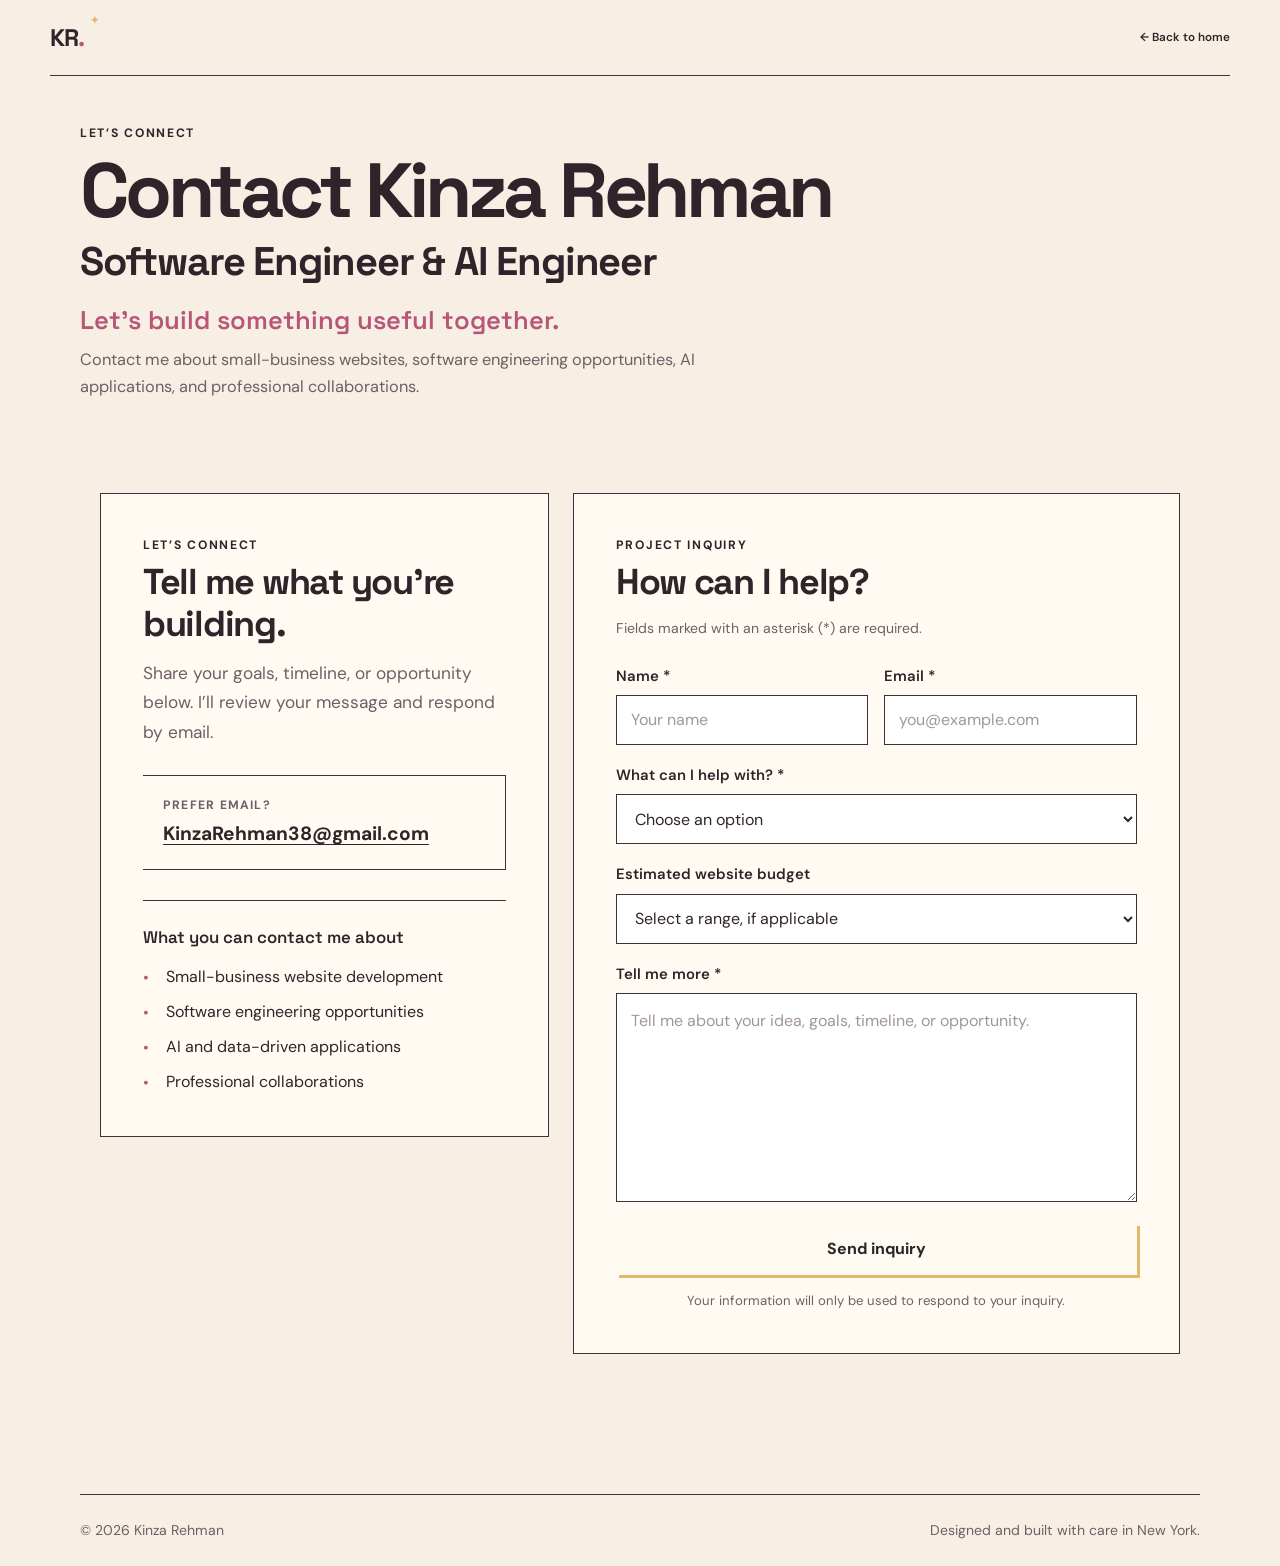
<file: contact.html>
<!DOCTYPE html>
<html lang="en">
<head>
  <meta charset="UTF-8">
  <meta name="viewport" content="width=device-width, initial-scale=1">

  <meta
    name="description"
    content="Contact Kinza Rehman about website projects, collaborations, and software engineering opportunities."
  >

  <title>Contact | Kinza Rehman</title>

  <link rel="preconnect" href="https://fonts.googleapis.com">
  <link rel="preconnect" href="https://fonts.gstatic.com" crossorigin>

  <link
    href="https://fonts.googleapis.com/css2?family=DM+Sans:wght@400;500;600;700&family=Space+Grotesk:wght@600;700&display=swap"
    rel="stylesheet"
  >
  <link rel="stylesheet" href="css/style.css">
  <link rel="stylesheet" href="css/contact.css">
  <script src="JS/main.js" defer></script>

</head>

<body class="contact-page">
  <a class="skip-link" href="#main-content">Skip to content</a>

  <header class="site-header contact-header">
    <a class="logo" href="index.html" aria-label="Kinza Rehman homepage">
      KR<span>.</span>
    </a>

    <a class="text-link" href="index.html">← Back to home</a>
  </header>

  <main class="contact-main" id="main-content">
    <header class="contact-hero">
      <p class="eyebrow">Let’s connect</p>

      <h1>
        Contact Kinza Rehman
        <span>Software Engineer &amp; AI Engineer</span>
      </h1>

      <p class="contact-tagline">
        Let’s build something useful together.
      </p>

      <p>
        Contact me about small-business websites, software engineering
        opportunities, AI applications, and professional collaborations.
      </p>
    </header>

    <div class="contact-layout">
      <!-- CONTACT INFORMATION -->
      <section class="contact-intro" aria-labelledby="contact-information-title">
        <p class="eyebrow">Let’s connect</p>

        <h2 id="contact-information-title">
          Tell me what you’re building.
        </h2>

        <p class="page-intro">
          Share your goals, timeline, or opportunity below. I’ll review your
          message and respond by email.
        </p>

        <div class="contact-details">
          <p class="contact-details-label">Prefer email?</p>

          <a
            class="contact-email"
            href="mailto:KinzaRehman38@gmail.com"
          >
            KinzaRehman38@gmail.com
          </a>
        </div>

        <div class="contact-expectations">
          <h3>What you can contact me about</h3>

          <ul>
            <li>Small-business website development</li>
            <li>Software engineering opportunities</li>
            <li>AI and data-driven applications</li>
            <li>Professional collaborations</li>
          </ul>
        </div>
      </section>

      <!-- CONTACT FORM -->
      <section class="contact-form-panel" aria-labelledby="form-title">
        <div class="form-heading">
          <p class="eyebrow">Project inquiry</p>
          <h2 id="form-title">How can I help?</h2>
          <p>Fields marked with an asterisk (*) are required.</p>
        </div>

        <form
          class="contact-form"
          action="https://formspree.io/f/manweyby"
          method="POST"
        >
          <div class="form-row">
            <div class="form-field">
              <label for="name">Name *</label>

              <input
                id="name"
                name="name"
                type="text"
                autocomplete="name"
                placeholder="Your name"
                required
              >
            </div>

            <div class="form-field">
              <label for="email">Email *</label>

              <input
                id="email"
                name="email"
                type="email"
                autocomplete="email"
                placeholder="you@example.com"
                required
              >
            </div>
          </div>

          <div class="form-field">
            <label for="reason">What can I help with? *</label>

            <select id="reason" name="reason" required>
              <option value="" disabled selected>Choose an option</option>
              <option value="website-project">Website project</option>
              <option value="job-opportunity">Job opportunity</option>
              <option value="collaboration">Collaboration</option>
              <option value="other">Other</option>
            </select>
          </div>

          <div class="form-field">
            <label for="budget">Estimated website budget</label>

            <select id="budget" name="budget">
              <option value="" selected>Select a range, if applicable</option>
              <option value="500-1000">$500–$1,000</option>
              <option value="1000-2500">$1,000–$2,500</option>
              <option value="2500-plus">$2,500+</option>
              <option value="not-sure">I’m not sure yet</option>
              <option value="not-applicable">Not applicable</option>
            </select>
          </div>

          <div class="form-field">
            <label for="message">Tell me more *</label>

            <textarea
              id="message"
              name="message"
              rows="7"
              placeholder="Tell me about your idea, goals, timeline, or opportunity."
              required
            ></textarea>
          </div>

          <input
            type="hidden"
            name="_subject"
            value="New portfolio inquiry"
          >

          <button class="button primary submit-button" type="submit">
            Send inquiry
          </button>

          <p class="privacy-note">
            Your information will only be used to respond to your inquiry.
          </p>
        </form>
      </section>
    </div>
  </main>

  <footer class="site-footer">
    <p>© <span id="year"></span> Kinza Rehman</p>
    <p>Designed and built with care in New York.</p>
  </footer>
</body>
</html>
</file>
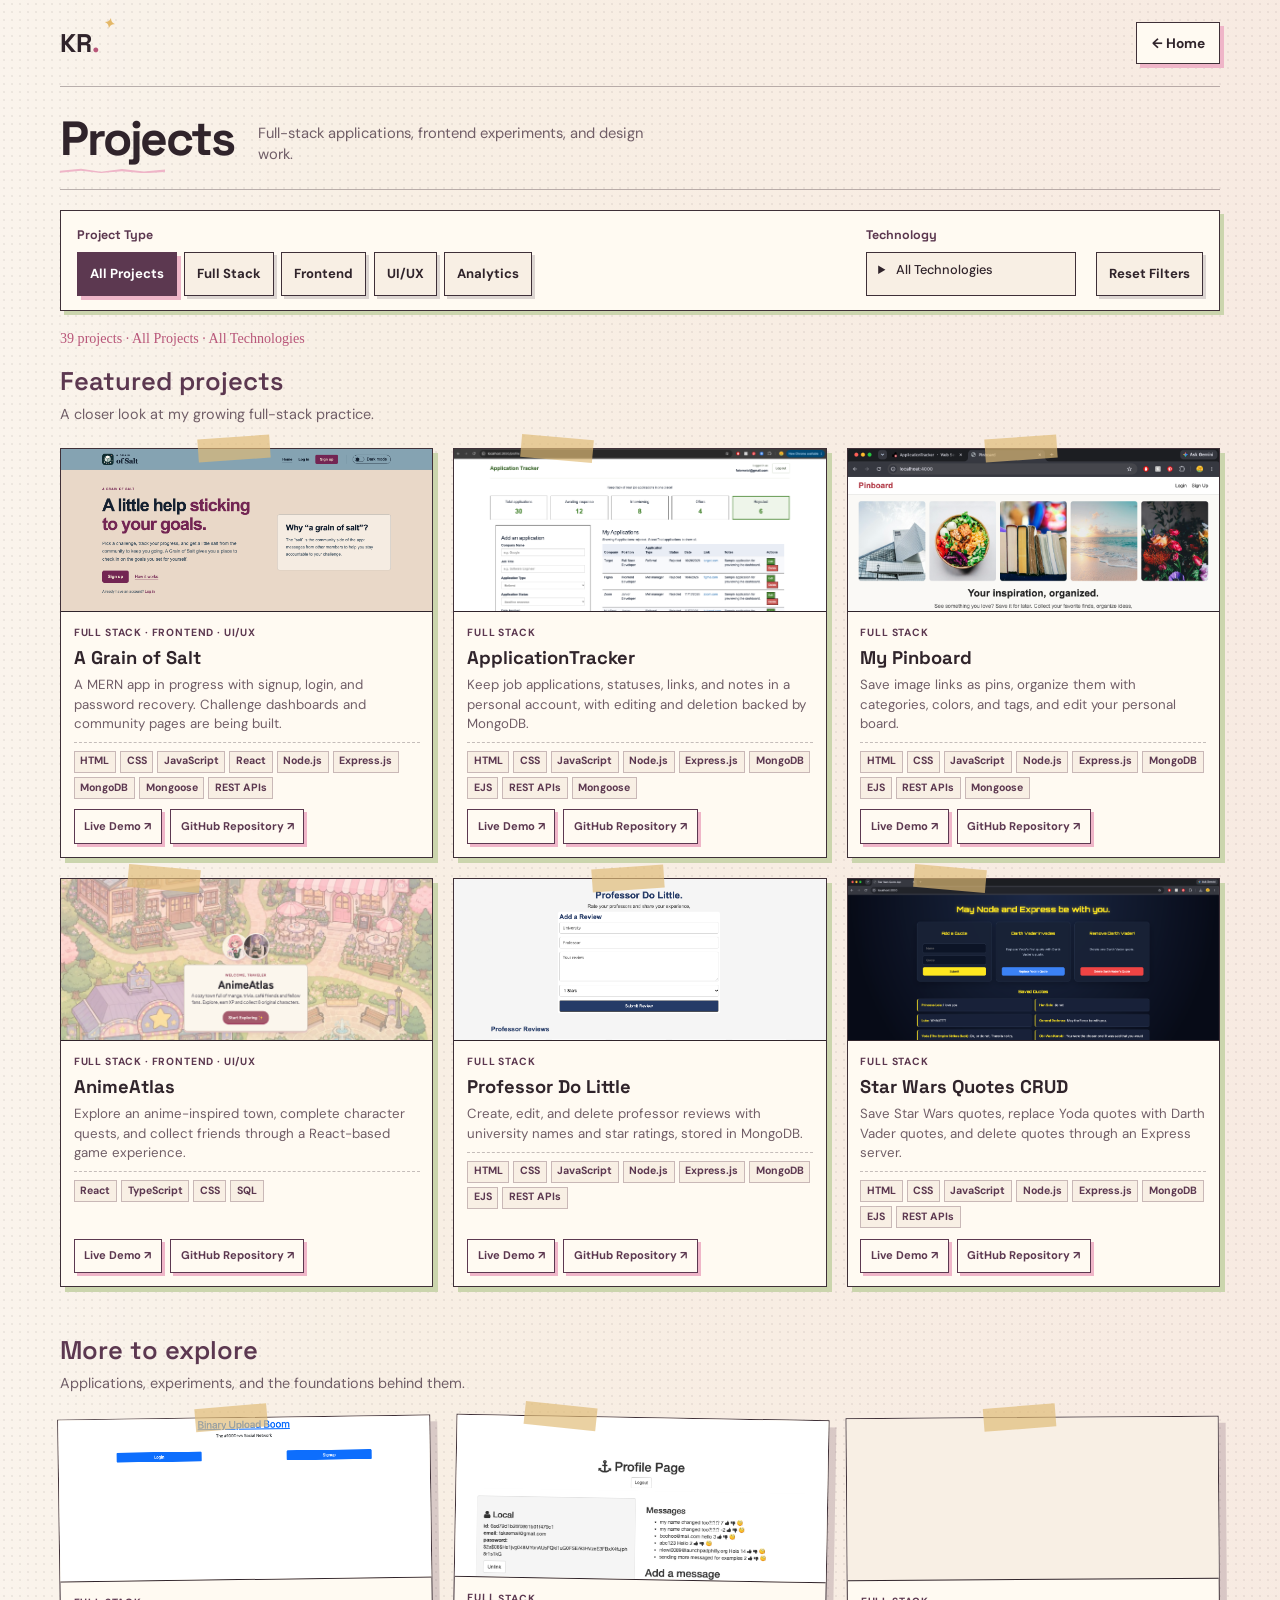
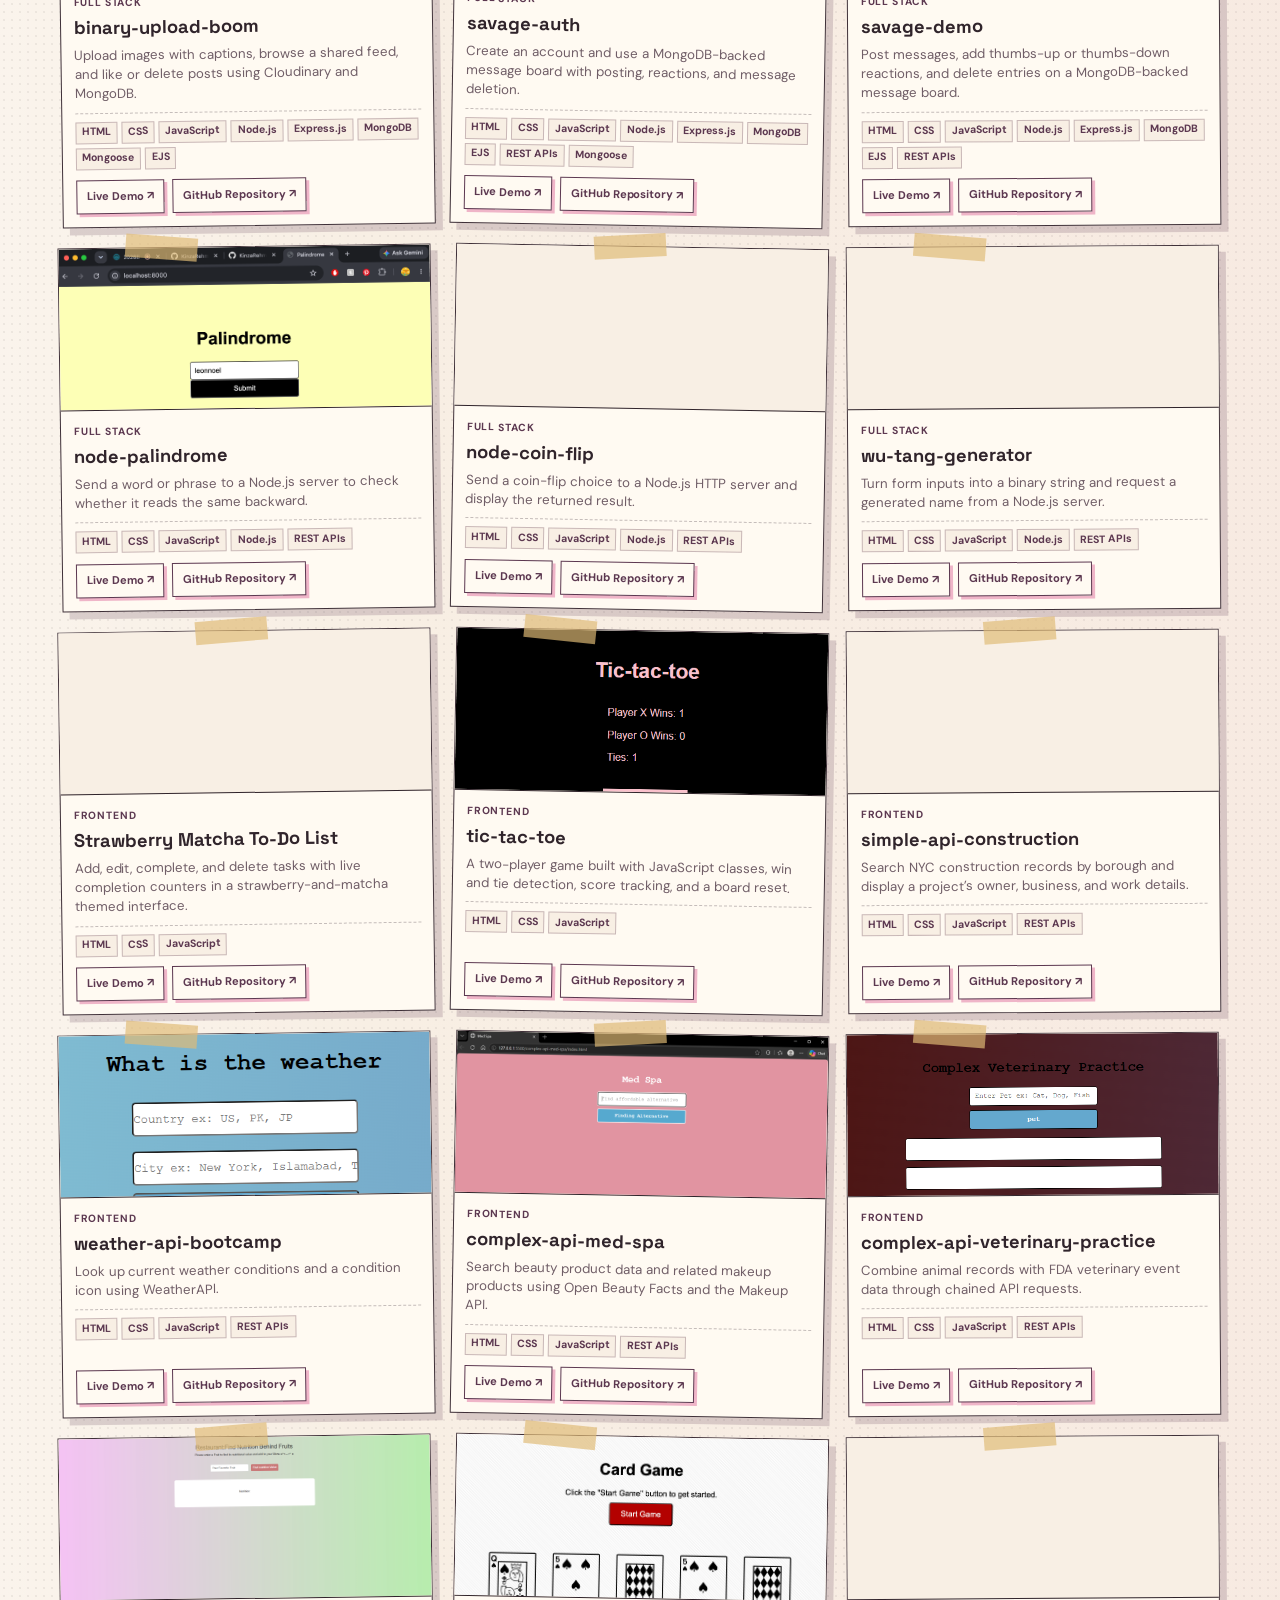
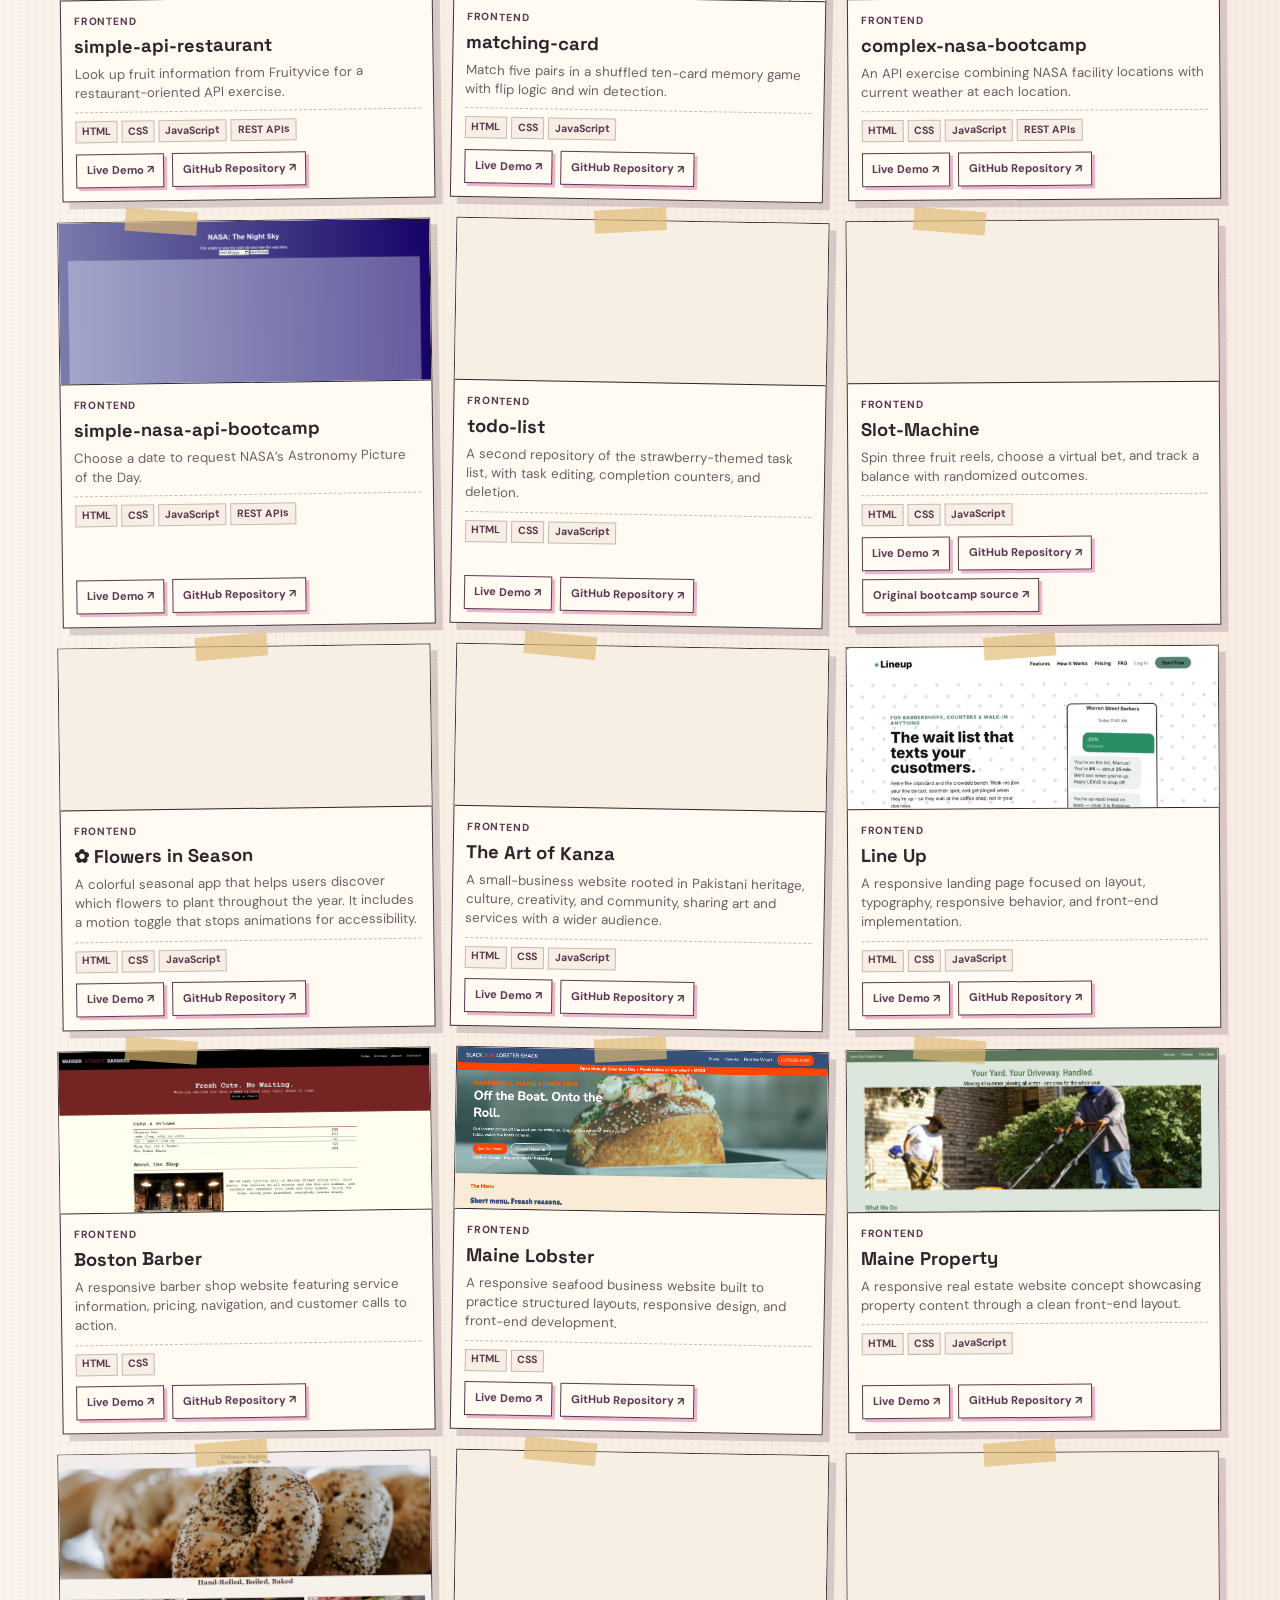
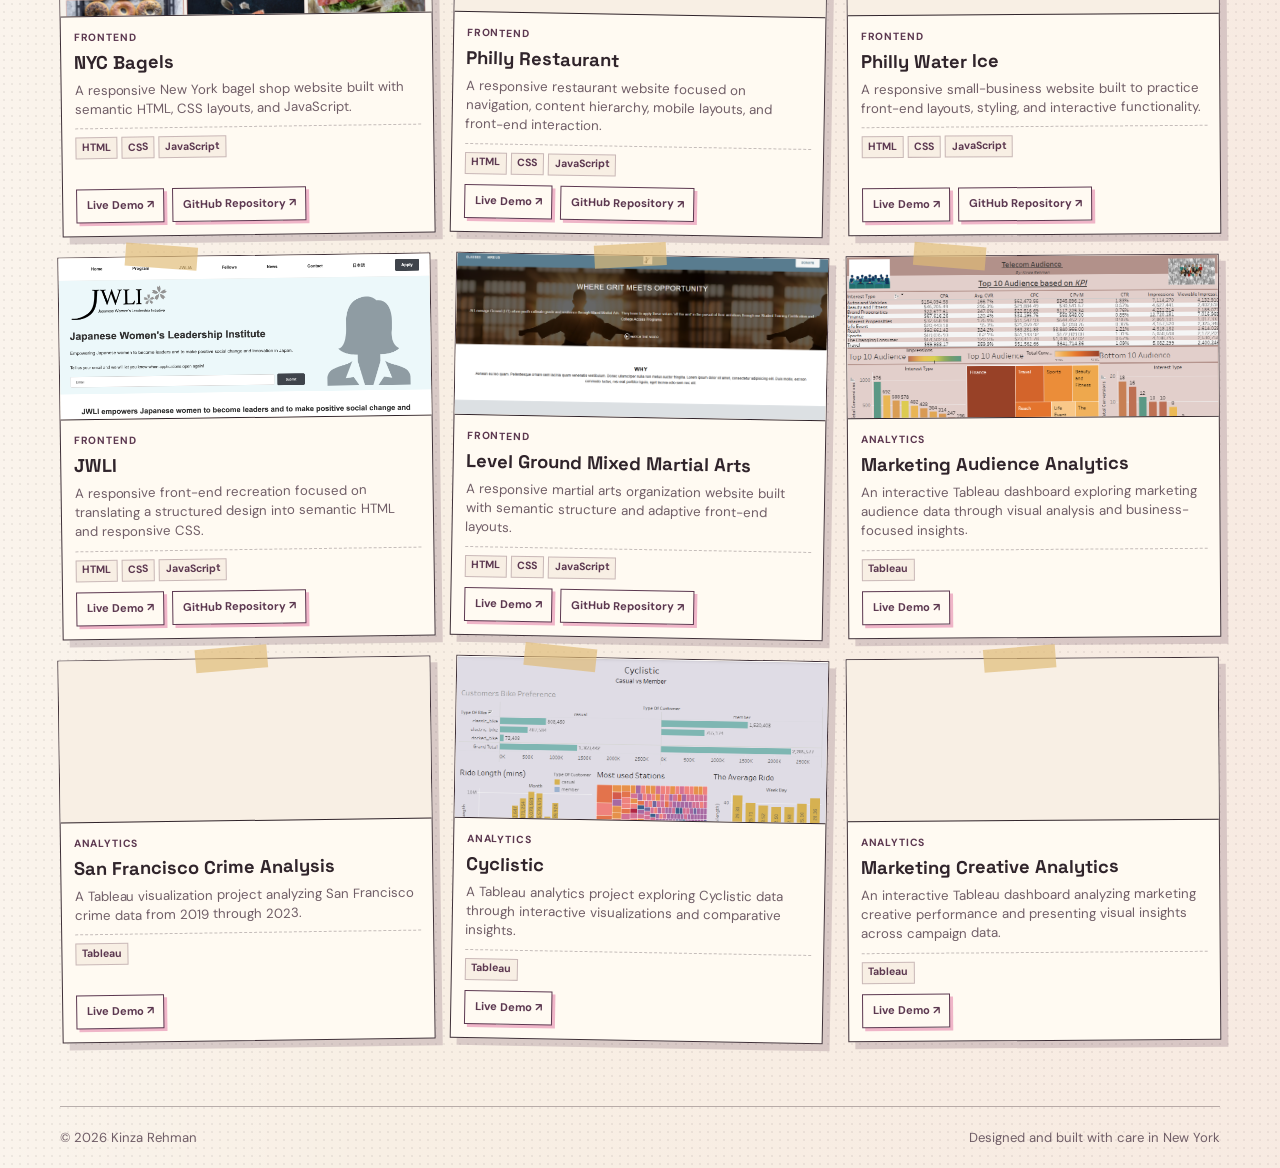
<file: projects.html>
<!DOCTYPE html>
<html lang="en">
<head>
  <meta charset="UTF-8">
  <meta name="viewport" content="width=device-width, initial-scale=1.0">
  <meta name="description" content="Explore Kinza Rehman's full-stack applications, frontend projects, UI/UX work, and analytics dashboards.">
  <title>Projects | Kinza Rehman</title>
  <link rel="preconnect" href="https://fonts.googleapis.com">
  <link rel="preconnect" href="https://fonts.gstatic.com" crossorigin>
  <link href="https://fonts.googleapis.com/css2?family=DM+Sans:wght@400;500;600;700&family=Space+Grotesk:wght@500;600;700&display=swap" rel="stylesheet">
  <link rel="stylesheet" href="css/projects.css">
  <script src="JS/projects-data.js" defer></script>
  <script src="JS/project.js" defer></script>
</head>
<body>
  <a class="skip-link" href="#project-results">Skip to projects</a>
  <header class="site-header">
    <a class="logo" href="index.html" aria-label="Kinza Rehman home">KR<span>.</span></a>
    <a class="home-link" href="index.html">← Home</a>
  </header>
  <main class="projects-page">
    <section class="projects-intro" aria-labelledby="projects-title">
      <h1 id="projects-title">Projects</h1>
      <p class="page-intro">Full-stack applications, frontend experiments, and design work.</p>
    </section>
    <section class="project-filters" aria-label="Project filters" hidden>
      <div class="filter-group category-filter-group">
        <h2 id="type-label">Project Type</h2>
        <div class="filter-buttons" data-filter-group="category" role="group" aria-labelledby="type-label"></div>
      </div>
      <div class="filter-group technology-filter-group">
        <h2 id="technology-label">Technology</h2>
        <div class="filter-buttons" data-filter-group="technology" role="group" aria-labelledby="technology-label"></div>
      </div>
      <div class="filter-actions">
        <button class="filter-button" id="reset-filters" type="button">Reset Filters</button>
      </div>
    </section>
    <noscript><p>Enable JavaScript to browse and filter the project collection. You can also <a href="https://github.com/KinzaRehman">explore my repositories on GitHub</a>.</p></noscript>
    <p class="results-message" id="results-message" role="status" aria-live="polite" aria-atomic="true"></p>
    <section id="project-results" aria-label="Filtered projects" tabindex="-1">
      <section class="project-section" id="featured-projects" aria-labelledby="featured-heading" hidden>
        <div class="section-intro"><h2 id="featured-heading">Featured projects</h2><p>A closer look at my growing full-stack practice.</p></div>
        <div class="project-grid featured-grid" id="featured-grid"></div>
      </section>
      <section class="project-section" id="more-projects" aria-labelledby="more-heading" hidden>
        <div class="section-intro"><h2 id="more-heading">More to explore</h2><p>Applications, experiments, and the foundations behind them.</p></div>
        <div class="project-grid" id="more-grid"></div>
      </section>
      <div class="empty-results" id="empty-results" hidden>
        <h2>No projects match these filters.</h2>
        <p>Try another project type or technology, or use Reset Filters to see everything.</p>
      </div>
    </section>
  </main>
  <footer>
    <p>© <span id="year"></span> Kinza Rehman</p>
    <p>Designed and built with care in New York</p>
  </footer>
</body>
</html>
</file>
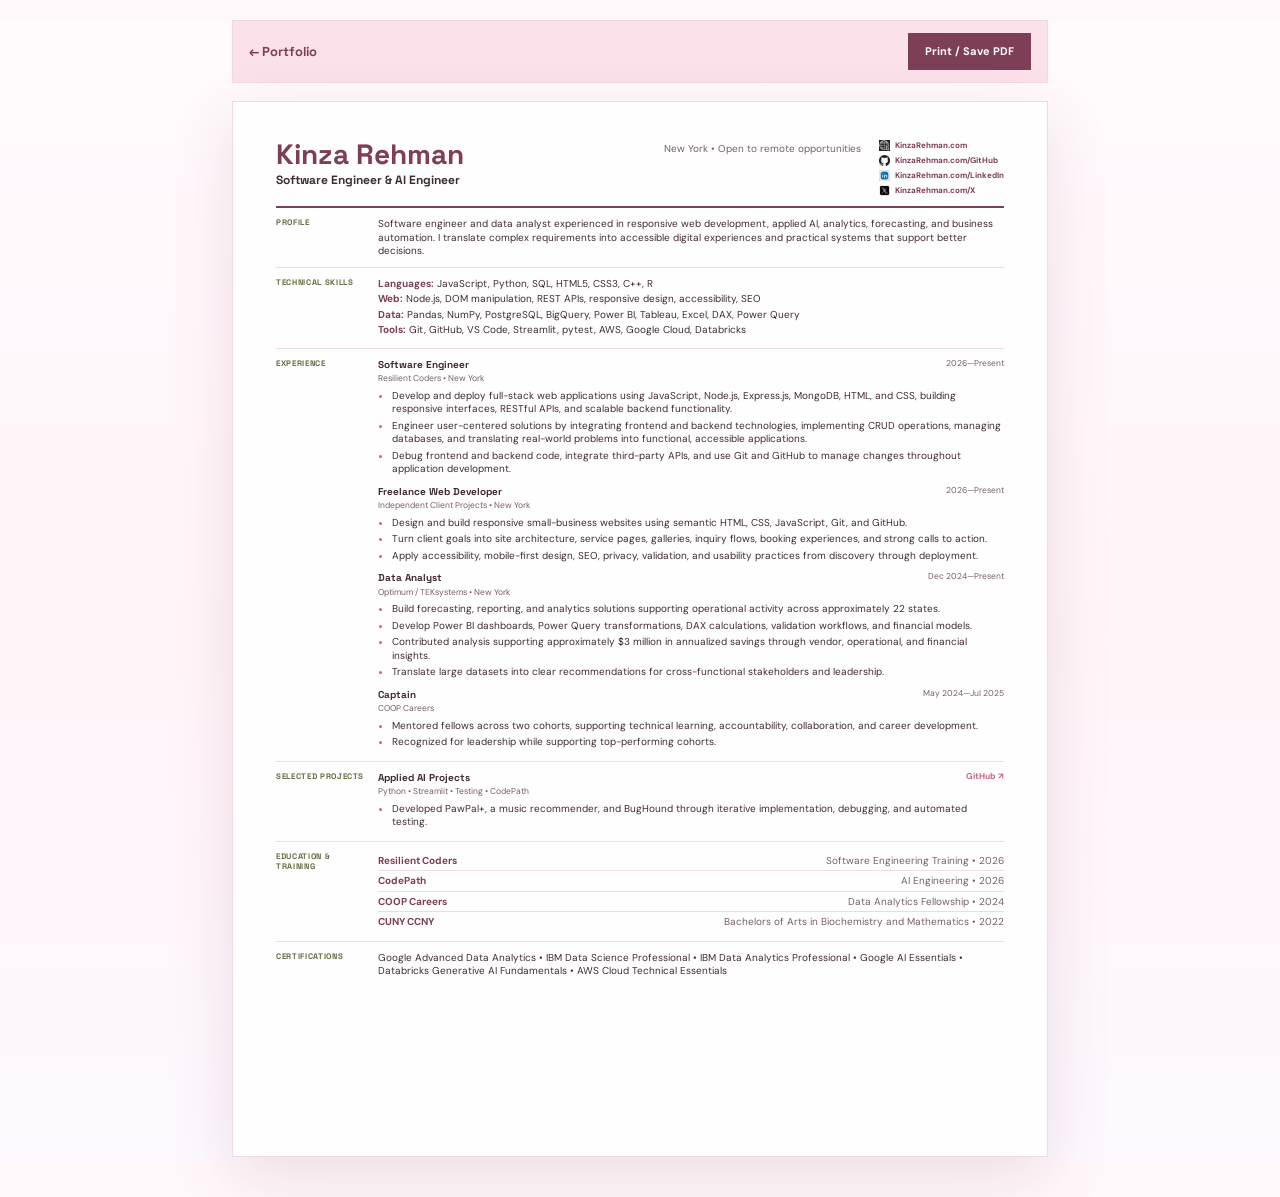
<file: resume.html>
<!DOCTYPE html>
<html lang="en">
<head>
  <meta charset="UTF-8">
  <meta name="viewport" content="width=device-width, initial-scale=1.0">
  <meta name="description" content="Resume of Kinza Rehman, a New York software engineer and data analyst.">
  <title>Kinza Rehman | Résumé</title>
  <link rel="preconnect" href="https://fonts.googleapis.com">
  <link rel="preconnect" href="https://fonts.gstatic.com" crossorigin>
  <link href="https://fonts.googleapis.com/css2?family=DM+Sans:wght@400;500;600;700&family=Space+Grotesk:wght@600;700&display=swap" rel="stylesheet">
  <link rel="stylesheet" href="css/resume.css">
</head>
<body>
    <header class="resume-nav"><a href="index.html">← Portfolio</a><button type="button" onclick="window.print()">Print / Save PDF</button></header>
    <main class="resume">
    <header class="resume-header">
    <h1 class="hero-title">
    <span class="hero-name">Kinza Rehman</span>
    <span class="hero-role">Software Engineer &amp; AI Engineer</span>
    </h1>
    <div class="resume-intro">
      <p>New York • Open to remote opportunities</p>
    </div>

    <nav class="resume-links" aria-label="Professional links">

  <a href="index.html">
    <img src="images/web.png" alt="">
    <span>KinzaRehman.com</span>
  </a>

  <a href="https://github.com/KinzaRehman"
     target="_blank"
     rel="noreferrer">
    <img src="images/github.png" alt="">
    <span>KinzaRehman.com/GitHub</span>
  </a>

  <a href="https://www.linkedin.com/in/kinza-rehman-/"
     target="_blank"
     rel="noreferrer">
    <img src="images/linkedin.jpg" alt="">
    <span>KinzaRehman.com/LinkedIn</span>
  </a>

  <a href="https://x.com/kinzarehmalxqu?s=11"
     target="_blank"
     rel="noreferrer">
    <img src="images/x.png" alt="">
    <span>KinzaRehman.com/X</span>
  </a>

</nav>
  </header>

  <section>
  <h2>Profile</h2>

  <div class="section-content">
    <p>
      Software engineer and data analyst experienced in responsive web
      development, applied AI, analytics, forecasting, and business automation.
      I translate complex requirements into accessible digital experiences and
      practical systems that support better decisions.
    </p>
  </div>
</section>

  <section>
    <h2>Technical Skills</h2>

    <div class="section-content skill-lines">
      <p>
        <strong>Languages:</strong>
        JavaScript, Python, SQL, HTML5, CSS3, C++, R
      </p>

      <p>
        <strong>Web:</strong>
        Node.js, DOM manipulation, REST APIs, responsive design,
        accessibility, SEO
      </p>

      <p>
        <strong>Data:</strong>
        Pandas, NumPy, PostgreSQL, BigQuery, Power BI, Tableau,
        Excel, DAX, Power Query
      </p>

      <p>
        <strong>Tools:</strong>
        Git, GitHub, VS Code, Streamlit, pytest, AWS,
        Google Cloud, Databricks
      </p>
    </div>
  </section>

  <section>
  <h2>Experience</h2>

  <div class="section-content">
    <article class="experience-item">
      <div class="row">
        <div>
          <h3>Software Engineer</h3>
          <p class="company">
            Resilient Coders • New York
          </p>
        </div>

        <p class="date">2026—Present</p>
      </div>

      <ul>
        <li>
          Develop and deploy full-stack web applications using JavaScript, Node.js, Express.js, 
          MongoDB, HTML, and CSS, building responsive interfaces, RESTful APIs, and scalable backend functionality.
        </li>

        <li>
          Engineer user-centered solutions by integrating frontend and backend technologies, 
          implementing CRUD operations, managing databases, and translating real-world problems into functional, accessible applications.
        </li>

        <li>
          Debug frontend and backend code, integrate third-party APIs, 
          and use Git and GitHub to manage changes throughout application development.
        </li>
      </ul>
    </article>

    <article class="experience-item">
      <div class="row">
        <div>
          <h3>Freelance Web Developer</h3>
          <p class="company">
            Independent Client Projects • New York
          </p>
        </div>

        <p class="date">2026—Present</p>
      </div>

      <ul>
        <li>
          Design and build responsive small-business websites using
          semantic HTML, CSS, JavaScript, Git, and GitHub.
        </li>

        <li>
          Turn client goals into site architecture, service pages,
          galleries, inquiry flows, booking experiences, and strong
          calls to action.
        </li>

        <li>
          Apply accessibility, mobile-first design, SEO, privacy,
          validation, and usability practices from discovery through
          deployment.
        </li>
      </ul>
    </article>


    <article class="experience-item">
      <div class="row">
        <div>
          <h3>Data Analyst</h3>
          <p class="company">
            Optimum / TEKsystems • New York
          </p>
        </div>

        <p class="date">Dec 2024—Present</p>
      </div>

      <ul>
        <li>
          Build forecasting, reporting, and analytics solutions
          supporting operational activity across approximately 22 states.
        </li>

        <li>
          Develop Power BI dashboards, Power Query transformations,
          DAX calculations, validation workflows, and financial models.
        </li>

        <li>
          Contributed analysis supporting approximately $3 million in
          annualized savings through vendor, operational, and financial
          insights.
        </li>

        <li>
          Translate large datasets into clear recommendations for
          cross-functional stakeholders and leadership.
        </li>
      </ul>
    </article>


    <article class="experience-item">
      <div class="row">
        <div>
          <h3>Captain</h3>
          <p class="company">COOP Careers</p>
        </div>

        <p class="date">May 2024—Jul 2025</p>
      </div>

      <ul>
        <li>
          Mentored fellows across two cohorts, supporting technical
          learning, accountability, collaboration, and career development.
        </li>

        <li>
          Recognized for leadership while supporting top-performing
          cohorts.
        </li>
      </ul>
    </article>

  </div>
    </section>  

    <section>
  <h2>Selected Projects</h2>

  <div class="section-content project-list">
    <!-- Applied AI -->
    <article class="project-item">

      <div class="project-top">
        <div>
          <h3>Applied AI Projects</h3>
          <p class="company">Python • Streamlit • Testing • CodePath</p>
        </div>

        <div class="project-links">
         <!--<a href="#" target="_blank" rel="noreferrer"> Live ↗</a> -->

          <a href="#"
            target="_blank"
            rel="noreferrer">
            GitHub ↗
          </a>
        </div>
      </div>

      <ul>
        <li>
          Developed PawPal+, a music recommender, and BugHound through
          iterative implementation, debugging, and automated testing.
        </li>
      </ul>

    </article>


    <!-- Small Business Websites 
    <article class="project-item">

      <div class="project-top">
        <div>
          <h3>Small-Business Website Collection</h3>
          <p class="company">
            HTML • CSS • JavaScript • Responsive Design • SEO
          </p>
        </div>

        <div class="project-links">
          <a
            href="#"
            target="_blank"
            rel="noreferrer">
            Live ↗
          </a>

          <a
            href="https://github.com/KinzaRehman/RS"
            target="_blank"
            rel="noreferrer">
            GitHub ↗
          </a>
        </div>
      </div>

      <ul>
        <li>
          Create responsive website concepts for bakeries, artists,
          professional services, event businesses, and other small
          businesses.
        </li>
      </ul>

    </article> -->

  </div>
</section>

    <section>
      <h2>Education & Training</h2>
      <div class="education">
        <p><strong>Resilient Coders</strong><span>Software Engineering Training • 2026</span></p>
        <p><strong>CodePath</strong><span>AI Engineering • 2026</span></p>
        <p><strong>COOP Careers</strong><span>Data Analytics Fellowship • 2024</span></p>
        <p><strong>CUNY CCNY</strong><span>Bachelors of Arts in Biochemistry and Mathematics  • 2022</span></p></div></section>


    <section><h2>Certifications</h2>
      <p>Google Advanced Data Analytics • IBM Data Science Professional • IBM Data Analytics Professional • Google AI Essentials • Databricks Generative AI Fundamentals • AWS Cloud Technical Essentials</p></section>
  </main>
</body>
</html>
</file>
<file: css/style.css>
/* =========================================
   VARIABLES
========================================= */

:root {
  --ink: #30242b;
  --muted: #705e67;

  --paper: #fffaf2;
  --cream: #f8efe4;

  --pink: #efb5c8;
  --rose: #b85679;
  --plum: #5c3850;

  --matcha: #cbd5ad;
  --green: #596c4e;

  --peach: #f3c89d;
  --lavender: #d9d0ed;
  --blue: #b9ced9;
  --yellow: #e4b868;

  --line: #3f3038;

  --heading: "Space Grotesk", Arial, sans-serif;
  --body: "DM Sans", Arial, sans-serif;
}


/* =========================================
   RESET
========================================= */

* {
  box-sizing: border-box;
}

html {
  scroll-behavior: smooth;
}

body {
  margin: 0;

  overflow-x: hidden;

  color: var(--ink);

  font-family: var(--body);
  line-height: 1.5;

  background-color: var(--cream);

  background-image:
    radial-gradient(
      rgba(63, 48, 56, 0.06) 0.8px,
      transparent 0.8px
    );

  background-size: 8px 8px;
}
.hero-title {
  margin: 0 0 1rem;
  line-height: 1.05;
}

.hero-name {
  display: block;
  font-size: clamp(2.5rem, 6vw, 5rem);
}

.hero-role {
  display: block;
  margin-top: 0.5rem;
  color: var(--deep);
  font-size: clamp(1.25rem, 2.5vw, 2rem);
  font-weight: 600;
}
img {
  display: block;
  max-width: 100%;
}

a {
  color: inherit;
}

h1,
h2,
h3,
.logo {
  font-family: var(--heading);
}


/* =========================================
   ACCESSIBILITY
========================================= */

.skip-link {
  position: absolute;
  left: -9999px;
}

.skip-link:focus {
  top: 1rem;
  left: 1rem;

  z-index: 9999;

  padding: 0.7rem 1rem;

  background: white;

  border: 2px solid var(--ink);
}


/* =========================================
   HEADER
========================================= */

.site-header {
  position: sticky;
  top: 0;
  z-index: 1000;

  width: 100%;
  max-width: none;

  padding: 0.8rem 5%;

  display: flex;
  align-items: center;
  justify-content: space-between;

  background: var(--cream);

  border-bottom: 1px solid rgba(63, 48, 56, 0.28);
}

.logo {
  position: relative;

  font-size: 1.35rem;
  font-weight: 700;

  text-decoration: none;
}

.logo span {
  color: var(--rose);
}

.logo::after {
  content: "✦";

  position: absolute;

  top: -0.5rem;
  right: -0.85rem;

  color: var(--yellow);

  font-size: 0.7rem;
}


/* =========================================
   NAVIGATION
========================================= */

.site-header nav {
  display: flex;
  align-items: center;
  gap: 1.5rem;
  background: rgba(248, 239, 228, 0.95);
  backdrop-filter: blur(8px); 
}

.site-header nav a {
  color: var(--ink);
  font-size: 0.82rem;
  font-weight: 600;
  text-decoration: none;
}
/*adding */ 

.site-header nav a:hover {
  color: var(--rose);
}


.menu-button {
  display: none;

  padding: 0.45rem 0.75rem;

  color: var(--ink);

  font: inherit;
  font-size: 0.8rem;
  font-weight: 700;

  background: var(--paper);

  border: 1px solid var(--line);

  border-radius: 0;

  box-shadow: 3px 3px 0 var(--pink);

  cursor: pointer;
}


/* =========================================
   HERO
========================================= */

.hero {
  position: relative;

  max-width: 1200px;

  margin: 0 auto;

  padding: 2rem 5%;

  display: grid;

  grid-template-columns:
    minmax(0, 1.3fr)
    minmax(270px, 0.7fr);

  gap: 2rem;

  align-items: center;
}

.hero::before {
  content: "✿";

  position: absolute;

  top: 0.7rem;
  left: 1%;

  color: var(--matcha);

  font-size: 2.3rem;

  opacity: 0.65;
}

.hero-copy {
  position: relative;

  z-index: 2;
}

.eyebrow {
  margin: 0 0 0.35rem;

  color: var(--rose);

  font-size: 0.64rem;
  font-weight: 700;

  letter-spacing: 0.14em;

  text-transform: uppercase;
}

.hero h1 {
  max-width: 700px;

  margin: 0 0 0.7rem;

  font-size:
    clamp(2.4rem, 4.2vw, 4.1rem);

  line-height: 0.98;

  letter-spacing: -0.055em;
}

.hero h1::after {
  content: "";

  display: block;

  width: 48%;
  height: 5px;

  margin-top: 0.35rem;

  background: var(--pink);
}

.hero-text {
  max-width: 670px;

  margin: 0;

  color: var(--muted);

  font-size: 0.9rem;

  line-height: 1.45;
}


/* =========================================
   STATUS
========================================= */

.status {
  display: inline-block;

  margin-top: 0.75rem;

  padding: 0.4rem 0.6rem;

  font-size: 0.69rem;

  background: var(--paper);

  border: 1px dashed var(--line);

  box-shadow: 3px 3px 0 var(--matcha);
}

.status span {
  display: inline-block;

  width: 7px;
  height: 7px;

  margin-right: 0.35rem;

  background: #66875d;

  border-radius: 50%;
}


/* =========================================
   HERO CARD
========================================= */

.hero-card {
  position: relative;

  padding: 1.35rem;

  color: var(--paper);

  background: var(--plum);

  border: 1px solid var(--line);

  box-shadow: 7px 8px 0 var(--pink);
}

.hero-card::before {
  content: "";

  position: absolute;

  top: -8px;
  left: 35%;

  width: 65px;
  height: 16px;

  background:
    rgba(226, 190, 123, 0.75);

  transform: rotate(-4deg);
}

.hero-card h2 {
  margin: 0.25rem 0 0.9rem;

  font-size:
    clamp(1.3rem, 2vw, 1.85rem);

  line-height: 1.1;
}

.card-label {
  margin: 0;

  color: var(--pink);

  font-size: 0.61rem;
  font-weight: 700;

  letter-spacing: 0.14em;

  text-transform: uppercase;
}


/* =========================================
   BUTTONS
========================================= */

.button-row {
  display: flex;
  flex-wrap: wrap;

  gap: 0.5rem;
}

.button {
  display: inline-block;

  padding: 0.52rem 0.72rem;

  font-size: 0.74rem;
  font-weight: 700;

  text-decoration: none;

  border: 1px solid currentColor;

  border-radius: 0;

  transition:
    transform 0.2s ease,
    box-shadow 0.2s ease;
}

.button:hover {
  transform: translate(-2px, -2px);
}

.primary {
  color: var(--ink);

  background: var(--pink);

  box-shadow: 3px 3px 0 var(--yellow);
}

.secondary {
  color: white;

  background: transparent;
}

.light {
  color: var(--plum);

  background: var(--paper);

  box-shadow: 4px 4px 0 var(--pink);
}


/* =========================================
   SOCIAL STRIP
========================================= */

.social-strip {
  background: #e6ead7;
  padding: 15px 20px;
  text-align: center;
}

.social-strip h2 {
  font-size: 18px;
  color: #57364d;
  margin: 0 0 12px;
}

.social-marquee {
  width: 400px;
  max-width: 100%;
  margin: 0 auto;
  overflow: hidden;
}

.social-track {
  display: flex;
  width: max-content;
  animation: social-scroll 18s linear infinite;
}


.social-links {
  display: flex;
  flex-direction: row;
  align-items: center;
  flex-shrink: 0;
  gap: 80px;
  padding-right: 80px;
}


.social-links a {
    position: relative;
    z-index: 2;
    cursor: pointer;
    pointer-events: auto;
}

.social-links a img {
    pointer-events: none;
}

/* Pause when hovering */
.social-marquee:hover .social-track {
    animation-play-state: paused;
}

/* Resume when not hovering */
.social-marquee:not(:hover) .social-track {
    animation-play-state: running;
}

.social-links img {
  width: 30px;
  height: 30px;
  display: block;
  object-fit: contain;
}

.social-links a:hover img {
  transform: scale(1.15);
}

.social-marquee {
  width: 100%;
  max-width: 100%;
  margin: 0 auto;
  overflow: hidden;
}


@keyframes social-scroll {
    from {
        transform: translateX(0);
    }
    to {
        transform: translateX(-25%);
    }
}

@media (prefers-reduced-motion: reduce) {
  .social-track { animation: none; }
  .social-marquee { overflow-x: auto; }
}



/* =========================================
   SECTIONS
========================================= */

.section {
  position: relative;

  max-width: 1200px;

  margin: 0 auto;

  padding: 2.5rem 5%;
}

.section-heading {
  display: flex;

  justify-content: space-between;
  align-items: end;

  gap: 1rem;

  margin-bottom: 1rem;
}

.section-heading h2 {
  margin: 0.1rem 0 0;

  font-size:
    clamp(2rem, 3.4vw, 3.25rem);

  line-height: 1;

  letter-spacing: -0.045em;
}

.text-link {
  color: var(--plum);

  font-size: 0.73rem;
  font-weight: 700;

  text-decoration-color: var(--rose);

  text-underline-offset: 4px;
}
/* =========================================
  SECTION TECH STACK
========================================= */

/* TECH STACK */

.tech-stack {
  padding: 10px 20px 20px;
  background: #fffaf3;
  color: #30242e;
}

.tech-container {
  max-width: 1200px;
  margin: auto;
}

.tech-heading {
  display: flex;
  justify-content: space-between;
  align-items: end;
  margin-bottom: 12px;
}

.tech-label {
  color: #b7557b;
  font-size: 11px;
  font-weight: bold;
  letter-spacing: 2px;
  margin-bottom: 5px;
}

.tech-heading h2 {
  font-size: 28px;
  margin: 0;
  border-bottom: 3px solid #f2c2d0;
  padding-bottom: 4px;
}

.tech-note {
  font-family: cursive;
  font-size: 16px;
  color: #995a76;
}

/* CARDS */

.tech-grid {
  display: grid;
  grid-template-columns: repeat(4, minmax(0, 1fr));
  gap: 12px;
}

.tech-card {
  padding: 15px;
  border-radius: 12px;
  min-width: 0;
}

.tech-pink { background: #f7e3e6; }
.tech-green { background: #e6ead7; }

.tech-card h3 {
  font-size: 12px;
  text-transform: uppercase;
  letter-spacing: 1px;
  margin: 0 0 12px;
  color: #57364d;
}

/* ICONS */

.tech-icons {
  display: flex;
  justify-content: space-around;
  align-items: flex-start;
  flex-wrap: wrap;
  gap: 12px 8px;
}

.tech-icons > div {
  display: flex;
  flex-direction: column;
  align-items: center;
  gap: 6px;
}

.tech-icons img {
  width: 30px;
  height: 30px;
  object-fit: contain;
}

.tech-icons span {
  font-size: 11px;
  text-align: center;
  white-space: nowrap;
}

/* RESPONSIVE */

@media (max-width: 1050px) {
  .tech-grid {
    grid-template-columns: repeat(2, minmax(0, 1fr));
  }
}

@media (max-width: 600px) {
  .tech-grid {
    grid-template-columns: 1fr;
  }

  .tech-heading {
    align-items: flex-start;
    gap: 10px;
  }

  .tech-heading h2 {
    font-size: 24px;
  }

  .tech-note {
    font-size: 14px;
  }
}

/* =========================================
   PROJECT GRID
========================================= */

.project-grid {
  display: grid;

  grid-template-columns:
    repeat(3, minmax(0, 1fr));

  gap: 16px;

  align-items: stretch;
}


/* =========================================
   PROJECT CARD
========================================= */

.project-card {
  min-width: 0;

  margin: 0;

  overflow: hidden;

  display: flex;
  flex-direction: column;

  background: var(--paper);

  border: 1px solid var(--line);

  border-radius: 0;

  box-shadow:
    4px 4px 0 rgba(92, 56, 80, 0.15);

  transform: none;

  transition:
    transform 0.2s ease,
    box-shadow 0.2s ease;
}

.project-card:hover {
  box-shadow:
    6px 6px 0 var(--pink);

  transform: translateY(-2px);
}


/* =========================================
   LIVE WEBSITE PREVIEW

   SAME CONCEPT AS PROJECTS PAGE.

   Website is rendered at:
   1440px × 900px

   JavaScript scales the entire viewport
   down into the card.
========================================= */

/* =========================================
   PROJECT WEBSITE PREVIEW
========================================= */

.project-preview {
  position: relative;
  width: 100%;

  /* 1920 x 1200 = 16:10 */
  aspect-ratio: 16 / 10;

  overflow: hidden;
  flex-shrink: 0;

  background: #ffffff;
  border-bottom: 1px solid var(--line);
}

.project-preview iframe {
  position: absolute;
  top: 0;
  left: 0;

  /*
    Larger virtual desktop =
    more of the website visible
    inside the small card.
  */
  width: 1920px;
  height: 1200px;

  display: block;

  margin: 0;
  padding: 0;
  border: 0;

  background: #ffffff;

  transform-origin: top left;
}


/* Placeholder cards stay the same size */

.project-preview-placeholder {
  display: flex;
  align-items: center;
  justify-content: center;

  background-color: #f5dfe7;

  background-image:
    radial-gradient(
      rgba(92, 56, 80, 0.1) 1px,
      transparent 1px
    );

  background-size: 10px 10px;
}

.placeholder-content {
  padding: 1rem;
  text-align: center;
}

.placeholder-number,
.placeholder-symbol {
  display: block;

  margin-bottom: 0.25rem;

  color: var(--rose);

  font-family: var(--heading);
  font-size: 1.8rem;
  font-weight: 700;
}

.placeholder-content p {
  margin: 0;
  color: var(--plum);
  font-size: 0.76rem;
  font-weight: 700;
}
.project-preview {
  position: relative;
  width: 100%;
  aspect-ratio: 16 / 10;
  overflow: hidden;
  background: var(--blush);
}

.project-preview a {
  display: block;
  width: 100%;
  height: 100%;
}

.project-preview img {
  display: block;
  width: 100%;
  height: 100%;
  object-fit: cover;
  object-position: top;
  transition: transform 0.3s ease;
}

.project-preview a:hover img {
  transform: scale(1.03);
}

.project-link-disabled {
  color: var(--muted);
  font-weight: 600;
}
/* =========================================
   IFRAME
========================================= */

.project-preview iframe {
  position: absolute;

  top: 0;
  left: 0;

  width: 1440px;
  height: 900px;

  display: block;

  margin: 0;
  padding: 0;

  border: 0;

  background: #ffffff;

  transform-origin: top left;

  /*
    JavaScript replaces this scale
    after calculating card width.
  */

  transform: scale(1);
}


/* =========================================
   PLACEHOLDER PREVIEW
========================================= */

.project-preview-placeholder {
  display: flex;

  align-items: center;
  justify-content: center;

  background-color: #f5dfe7;

  background-image:
    radial-gradient(
      rgba(92, 56, 80, 0.1) 1px,
      transparent 1px
    );

  background-size: 10px 10px;
}

.placeholder-content {
  padding: 1rem;

  text-align: center;
}

.placeholder-number,
.placeholder-symbol {
  display: block;

  margin-bottom: 0.25rem;

  color: var(--rose);

  font-family: var(--heading);

  font-size: 1.8rem;
  font-weight: 700;
}

.placeholder-content p {
  margin: 0;

  color: var(--plum);

  font-size: 0.76rem;
  font-weight: 700;
}


/* =========================================
   PROJECT BODY
========================================= */

.project-body {
  padding: 0.9rem;

  display: flex;

  flex: 1;
  flex-direction: column;
}

.project-type {
  margin: 0 0 0.22rem;

  color: var(--rose);

  font-size: 0.59rem;
  font-weight: 700;

  letter-spacing: 0.11em;

  text-transform: uppercase;
}

.project-body h3 {
  margin: 0 0 0.35rem;

  color: var(--ink);

  font-size: 1.1rem;

  line-height: 1.1;
}

.project-body > p:not(.project-type):not(.tags) {
  margin: 0 0 0.6rem;

  color: var(--muted);

  font-size: 0.75rem;

  line-height: 1.4;
}

.tags {
  margin-top: auto;
  margin-bottom: 0.5rem;

  padding-top: 0.45rem;

  color: var(--muted);

  font-size: 0.59rem;
  font-weight: 700;

  line-height: 1.35;

  border-top:
    1px dashed rgba(63, 48, 56, 0.25);
}


/* =========================================
   PROJECT LINKS
========================================= */

.project-links {
  display: flex;
  flex-wrap: wrap;

  gap: 0.65rem;
}

.project-links a {
  color: var(--plum);

  font-size: 0.68rem;
  font-weight: 700;

  text-decoration: underline;

  text-decoration-color: var(--rose);

  text-underline-offset: 3px;
}

.project-links a:hover {
  color: var(--rose);
}


/* =========================================
   PASSION SECTION
========================================= */

.tinted {
  max-width: none;

  padding-inline:
    max(
      5%,
      calc((100% - 1200px) / 2 + 5%)
    );

  background-color: #f5dfe7;

  background-image:
    radial-gradient(
      rgba(92, 56, 80, 0.07) 0.7px,
      transparent 0.7px
    );

  background-size: 9px 9px;

  border-block:
    1px solid rgba(63, 48, 56, 0.22);
}


/* =========================================
   CONTACT BANNER
========================================= */

.contact-banner {
  max-width: 1080px;

  margin: 2.3rem auto;

  padding: 1.6rem 1.8rem;

  display: flex;

  justify-content: space-between;
  align-items: center;

  gap: 1.5rem;

  color: white;

  background: var(--plum);

  border: 1px solid var(--line);

  box-shadow: 7px 7px 0 var(--yellow);
}

.contact-banner h2 {
  margin: 0.15rem 0;

  font-size:
    clamp(1.8rem, 3vw, 2.8rem);
}

.contact-banner .eyebrow {
  color: var(--pink);
}


/* =========================================
   FOOTER
========================================= */

footer {
  max-width: 1200px;

  margin: 0 auto;

  padding: 1.2rem 5%;

  display: flex;

  justify-content: space-between;

  gap: 1rem;

  color: var(--muted);

  border-top:
    1px solid rgba(63, 48, 56, 0.25);

  font-size: 0.7rem;
}

footer p {
  margin: 0;
}


/* =========================================
   TABLET
========================================= */

@media (max-width: 900px) {

  .project-grid {
    grid-template-columns:
      repeat(2, minmax(0, 1fr));
  }

}


/* =========================================
   MOBILE
========================================= */

@media (max-width: 850px) {

  .site-header {
    position: relative;
  }

  .menu-button {
    display: block;
  }

  .site-header nav {
    position: absolute;

    top: 3.8rem;
    right: 5%;
    left: 5%;

    z-index: 20;

    display: none;

    padding: 0.9rem;

    flex-direction: column;
    align-items: stretch;

    background: var(--paper);

    border: 1px solid var(--line);

    box-shadow:
      5px 5px 0 var(--pink);
  }

  .site-header nav.open {
    display: flex;
  }

  .hero {
    padding: 1.8rem 5% 2rem;

    grid-template-columns: 1fr;

    gap: 1.25rem;
  }

  .hero-card {
    max-width: 570px;
  }

  .section-heading {
    align-items: flex-start;

    flex-direction: column;

    gap: 0.4rem;
  }

  .contact-banner {
    margin-right: 5%;
    margin-left: 5%;

    align-items: flex-start;

    flex-direction: column;
  }

}


/* =========================================
   SINGLE COLUMN
========================================= */

@media (max-width: 650px) {

  .project-grid {
    grid-template-columns: 1fr;
  }

  .project-card {
    width: 100%;

    max-width: 520px;

    margin: 0 auto;
  }

}


/* =========================================
   SMALL MOBILE
========================================= */

@media (max-width: 520px) {

  .site-header {
    padding: 0.75rem 6%;
  }

  .hero {
    padding: 1.6rem 6% 1.8rem;
  }

  .hero::before {
    display: none;
  }

  .hero h1 {
    font-size:
      clamp(2.15rem, 11vw, 3rem);
  }

  .hero-text {
    font-size: 0.84rem;
  }

  .status {
    font-size: 0.64rem;
  }

  .hero-card {
    padding: 1.15rem;
  }

  .social-strip {
    padding: 0.75rem 6%;
  }

  .social-links {
    gap: 0.45rem;
  }

  .social-links a {
    width: 38px;
    height: 38px;
  }

  .social-links img {
    width: 20px;
    height: 20px;
  }

  .section {
    padding: 2.1rem 6%;
  }

  .section-heading {
    margin-bottom: 0.8rem;
  }

  .section-heading h2 {
    font-size: 2.2rem;
  }

  .project-grid {
    gap: 0.85rem;
  }

  .project-body {
    padding: 0.85rem;
  }

  .contact-banner {
    margin-top: 1.8rem;
    margin-bottom: 1.8rem;

    padding: 1.4rem;
  }

  footer {
    padding: 1.1rem 6%;

    align-items: flex-start;

    flex-direction: column;

    gap: 0.2rem;
  }

}


/* =========================================
   REDUCED MOTION
========================================= */

@media (prefers-reduced-motion: reduce) {

  html {
    scroll-behavior: auto;
  }

  *,
  *::before,
  *::after {
    transition: none !important;
  }

}
/* =========================================
   INDEX PROJECT WEBSITE PREVIEWS
========================================= */

.project-card {
  position: relative;
  overflow: hidden;
  background: var(--paper);
  border: 1px solid var(--ink);
  min-width: 0;
}

/* Visible window */
.project-browser {
  position: relative;
  width: 100%;
  height: 200px;
  overflow: hidden;
  background: #fff;
  border-bottom: 1px solid var(--ink);
}

/*
  The website is rendered at laptop size,
  NOT at the width of the card.
*/
.project-browser-frame {
  position: absolute;

  width: 1440px;
  height: 900px;

  top: 0;
  left: 0;

  border: 0;

  transform-origin: top left;

  pointer-events: none;
}

/* Card text */
.project-card-content {
  padding: 14px;
}

.project-card-content h3 {
  margin: 3px 0 7px;
}

.project-card-content p {
  margin: 0 0 10px;
}

.project-type {
  margin: 0 0 5px;
  font-size: 0.72rem;
  font-weight: 700;
  letter-spacing: 0.08em;
  text-transform: uppercase;
  color: var(--rose);
}

.project-tech {
  padding-top: 9px;
  margin-top: 9px;
  border-top: 1px dashed var(--line);
  font-size: 0.72rem;
  font-weight: 700;
}

.project-links {
  display: flex;
  gap: 14px;
  margin-top: 10px;
}

.project-links a {
  font-size: 0.78rem;
  font-weight: 700;
}
/* =========================================
   CONTACT PAGE
========================================= */

.contact-page {
  min-height: 100vh;
  display: flex;
  flex-direction: column;
}

.contact-page .site-header {
  width: min(1180px, calc(100% - 40px));
  margin: 0 auto;
}

.contact-page .page {
  flex: 1;
}

.contact-layout {
  width: min(1180px, calc(100% - 40px));
  margin: 0 auto;
  padding: 56px 0 72px;
  display: grid;
  grid-template-columns: minmax(0, 0.85fr) minmax(420px, 1.15fr);
  gap: 56px;
  align-items: start;
}

/* Left introduction */

.contact-intro {
  position: sticky;
  top: 32px;
  padding: 16px 0;
}

.contact-intro h1 {
  max-width: 650px;
  margin: 10px 0 20px;
  font-size: clamp(2.6rem, 6vw, 5.3rem);
  line-height: 0.98;
  letter-spacing: -0.055em;
}

.contact-intro .page-intro {
  max-width: 570px;
  margin: 0;
  color: var(--muted);
  font-size: 1.08rem;
  line-height: 1.75;
}

.contact-details {
  margin-top: 34px;
  padding: 22px 0;
  border-top: 1px solid var(--line);
  border-bottom: 1px solid var(--line);
}

.contact-details-label {
  margin: 0 0 5px;
  color: var(--muted);
  font-size: 0.86rem;
  font-weight: 700;
  text-transform: uppercase;
  letter-spacing: 0.08em;
}

.contact-email {
  color: var(--deep);
  font-size: clamp(1rem, 2vw, 1.2rem);
  font-weight: 700;
  overflow-wrap: anywhere;
  text-decoration-thickness: 1px;
  text-underline-offset: 5px;
}

.contact-email:hover,
.contact-email:focus-visible {
  color: var(--rose);
}

.contact-expectations {
  margin-top: 30px;
}

.contact-expectations h2 {
  margin: 0 0 16px;
  font-size: 1.1rem;
}

.contact-expectations ul {
  margin: 0;
  padding: 0;
  display: grid;
  gap: 11px;
  list-style: none;
}

.contact-expectations li {
  position: relative;
  padding-left: 25px;
  color: var(--muted);
}

.contact-expectations li::before {
  content: "✦";
  position: absolute;
  top: 0;
  left: 0;
  color: var(--rose);
}

/* Form panel */

.contact-form-panel {
  padding: clamp(28px, 5vw, 48px);
  background: var(--paper);
  border: 1px solid var(--line);
  box-shadow: 12px 12px 0 var(--blush);
}

.form-heading {
  margin-bottom: 30px;
}

.form-heading h2 {
  margin: 7px 0 8px;
  font-size: clamp(1.8rem, 4vw, 2.6rem);
}

.form-heading > p:last-child {
  margin: 0;
  color: var(--muted);
  font-size: 0.9rem;
}

.contact-form {
  display: grid;
  gap: 22px;
}

.form-row {
  display: grid;
  grid-template-columns: repeat(2, minmax(0, 1fr));
  gap: 18px;
}

.form-field {
  display: grid;
  gap: 8px;
}

.contact-form label {
  color: var(--ink);
  font-size: 0.92rem;
  font-weight: 700;
}

.contact-form input,
.contact-form select,
.contact-form textarea {
  width: 100%;
  min-height: 52px;
  padding: 13px 15px;
  background: var(--cream);
  color: var(--ink);
  border: 1px solid var(--line);
  border-radius: 0;
  font: inherit;
  transition:
    border-color 180ms ease,
    box-shadow 180ms ease,
    background-color 180ms ease;
}

.contact-form textarea {
  min-height: 160px;
  resize: vertical;
  line-height: 1.6;
}

.contact-form input::placeholder,
.contact-form textarea::placeholder {
  color: #9b8490;
}

.contact-form input:hover,
.contact-form select:hover,
.contact-form textarea:hover {
  border-color: var(--peach);
}

.contact-form input:focus,
.contact-form select:focus,
.contact-form textarea:focus {
  outline: none;
  background: #fff;
  border-color: var(--rose);
  box-shadow: 0 0 0 3px rgba(200, 100, 134, 0.14);
}

.submit-button {
  width: 100%;
  min-height: 54px;
  margin-top: 2px;
  cursor: pointer;
  border-radius: 0;
  font: inherit;
  font-weight: 700;
}

.privacy-note {
  margin: -8px 0 0;
  color: var(--muted);
  font-size: 0.82rem;
  line-height: 1.5;
  text-align: center;
}

.contact-page .site-footer {
  margin-top: auto;
}

/* Tablet and mobile */

@media (max-width: 900px) {
  .contact-layout {
    grid-template-columns: 1fr;
    gap: 38px;
    padding-top: 36px;
  }

  .contact-intro {
    position: static;
    padding: 0;
  }

  .contact-intro h1 {
    max-width: 750px;
  }
}

@media (max-width: 600px) {
  .contact-page .site-header,
  .contact-layout {
    width: min(100% - 28px, 1180px);
  }

  .contact-layout {
    padding: 28px 0 50px;
    gap: 30px;
  }

  .contact-intro h1 {
    font-size: clamp(2.4rem, 13vw, 3.6rem);
  }

  .contact-form-panel {
    padding: 25px 20px;
    box-shadow: 7px 7px 0 var(--blush);
  }

  .form-row {
    grid-template-columns: 1fr;
  }
}
</file>
<file: css/contact.css>
/* =========================================
   CONTACT PAGE
========================================= */

.contact-page {
  min-height: 100vh;
  margin: 0;
  background: var(--cream);
  color: var(--ink);
}


/* =========================================
   ACCESSIBILITY
========================================= */

.skip-link {
  position: fixed;
  top: 12px;
  left: 12px;
  z-index: 1000;
  padding: 10px 16px;
  border: 1px solid var(--deep);
  background: var(--paper);
  color: var(--deep);
  font-weight: 700;
  text-decoration: none;
  transform: translateY(-160%);
}

.skip-link:focus {
  transform: translateY(0);
}


/* =========================================
   HEADER
========================================= */

.contact-header {
  display: flex;
  width: min(1120px, calc(100% - 40px));
  min-height: 76px;
  margin: 0 auto;
  padding: 16px 0;
  align-items: center;
  justify-content: space-between;
  border-bottom: 1px solid var(--line);
}

.contact-header .logo {
  color: var(--ink);
  font-family: "Space Grotesk", sans-serif;
  font-size: 1.5rem;
  font-weight: 700;
  letter-spacing: -0.04em;
  text-decoration: none;
}

.contact-header .logo span {
  color: var(--rose);
}

.contact-header .text-link {
  color: var(--deep);
  font-weight: 600;
  text-decoration: none;
}

.contact-header .text-link:hover {
  color: var(--rose);
  text-decoration: underline;
  text-underline-offset: 5px;
}

.contact-header a:focus-visible {
  outline: 3px solid rgba(125, 62, 88, 0.2);
  outline-offset: 5px;
}


/* =========================================
   MAIN CONTAINER
========================================= */

.contact-main {
  width: min(1120px, calc(100% - 40px));
  margin: 0 auto;
  padding: 48px 0 68px;
}


/* =========================================
   CONTACT HERO
========================================= */

.contact-hero {
  max-width: 780px;
  margin-bottom: 36px;
}

.contact-hero .eyebrow {
  margin: 0 0 10px;
}

.contact-hero h1 {
  margin: 0 0 18px;
  color: var(--ink);
  font-family: "Space Grotesk", sans-serif;
  font-size: clamp(2.5rem, 6vw, 4.8rem);
  font-weight: 700;
  line-height: 1;
  letter-spacing: -0.055em;
}

.contact-hero h1 span {
  display: block;
  margin-top: 10px;
  color: var(--deep);
  font-size: 0.52em;
  line-height: 1.15;
  letter-spacing: -0.03em;
}

.contact-tagline {
  margin: 0 0 8px;
  color: var(--rose);
  font-family: "Space Grotesk", sans-serif;
  font-size: clamp(1.2rem, 2.5vw, 1.6rem);
  font-weight: 600;
  line-height: 1.35;
}

.contact-hero > p:last-child {
  max-width: 680px;
  margin: 0;
  color: var(--muted);
  font-size: 1.02rem;
  line-height: 1.7;
}


/* =========================================
   EYEBROWS
========================================= */

.contact-page .eyebrow {
  color: var(--deep);
  font-size: 0.76rem;
  font-weight: 700;
  letter-spacing: 0.14em;
  text-transform: uppercase;
}


/* =========================================
   TWO-COLUMN LAYOUT
========================================= */

.contact-layout {
  display: grid;
  grid-template-columns:
    minmax(0, 0.85fr)
    minmax(0, 1.15fr);
  gap: 24px;
  align-items: start;
}

.contact-intro,
.contact-form-panel {
  border: 1px solid var(--line);
  border-radius: 0;
  background: var(--paper);
}


/* =========================================
   CONTACT INFORMATION
========================================= */

.contact-intro {
  padding: clamp(28px, 4vw, 42px);
}

.contact-intro h2,
.contact-form-panel h2 {
  margin: 8px 0 14px;
  color: var(--ink);
  font-family: "Space Grotesk", sans-serif;
  font-size: clamp(1.65rem, 3vw, 2.25rem);
  font-weight: 700;
  line-height: 1.15;
  letter-spacing: -0.035em;
}

.contact-intro .page-intro {
  margin: 0;
  color: var(--muted);
  line-height: 1.7;
}


/* =========================================
   EMAIL BOX
========================================= */

.contact-details {
  margin: 28px 0;
  padding: 20px;
  border: 1px solid var(--line);
  border-left: 4px solid var(--deep);
  background: var(--blush);
}

.contact-details-label {
  margin: 0 0 6px;
  color: var(--muted);
  font-size: 0.76rem;
  font-weight: 700;
  letter-spacing: 0.1em;
  text-transform: uppercase;
}

.contact-email {
  display: inline-block;
  max-width: 100%;
  color: var(--deep);
  font-weight: 700;
  overflow-wrap: anywhere;
  text-decoration-thickness: 1px;
  text-underline-offset: 4px;
}

.contact-email:hover {
  color: var(--rose);
}

.contact-email:focus-visible {
  outline: 3px solid rgba(125, 62, 88, 0.2);
  outline-offset: 4px;
}


/* =========================================
   CONTACT REASONS
========================================= */

.contact-expectations {
  padding-top: 24px;
  border-top: 1px solid var(--line);
}

.contact-expectations h3 {
  margin: 0 0 15px;
  color: var(--deep);
  font-family: "Space Grotesk", sans-serif;
  font-size: 1.05rem;
  font-weight: 600;
}

.contact-expectations ul {
  display: grid;
  gap: 11px;
  margin: 0;
  padding: 0;
  list-style: none;
}

.contact-expectations li {
  position: relative;
  padding-left: 23px;
  color: var(--ink);
  line-height: 1.5;
}

.contact-expectations li::before {
  position: absolute;
  top: 1px;
  left: 0;
  color: var(--rose);
  content: "•";
}


/* =========================================
   FORM PANEL
========================================= */

.contact-form-panel {
  padding: clamp(28px, 4vw, 42px);
}

.form-heading {
  margin-bottom: 26px;
}

.form-heading .eyebrow {
  margin: 0;
}

.form-heading > p:last-child {
  margin: 0;
  color: var(--muted);
  font-size: 0.88rem;
  line-height: 1.5;
}


/* =========================================
   FORM
========================================= */

.contact-form {
  display: grid;
  gap: 19px;
}

.form-row {
  display: grid;
  grid-template-columns: repeat(2, minmax(0, 1fr));
  gap: 16px;
}

.form-field {
  display: grid;
  min-width: 0;
  gap: 8px;
}

.form-field label {
  color: var(--ink);
  font-size: 0.93rem;
  font-weight: 600;
}

.contact-form input,
.contact-form select,
.contact-form textarea {
  width: 100%;
  margin: 0;
  border: 1px solid var(--line);
  border-radius: 0;
  background: #fff;
  color: var(--ink);
  font-family: "DM Sans", sans-serif;
  font-size: 1rem;
  transition:
    border-color 0.2s ease,
    background-color 0.2s ease;
}

.contact-form input,
.contact-form select {
  min-height: 50px;
  padding: 0 14px;
}

.contact-form select {
  cursor: pointer;
}

.contact-form textarea {
  min-height: 165px;
  padding: 14px;
  line-height: 1.6;
  resize: vertical;
}

.contact-form input::placeholder,
.contact-form textarea::placeholder {
  color: var(--muted);
  opacity: 0.65;
}

.contact-form input:hover,
.contact-form select:hover,
.contact-form textarea:hover {
  border-color: var(--peach);
}

.contact-form input:focus,
.contact-form select:focus,
.contact-form textarea:focus {
  border-color: var(--deep);
  outline: 3px solid rgba(125, 62, 88, 0.12);
  outline-offset: 1px;
}


/* =========================================
   SUBMIT BUTTON
========================================= */

.contact-form .submit-button {
  width: 100%;
  min-height: 52px;
  margin: 2px 0 0;
  border: 1px solid var(--deep);
  border-radius: 0;
  background: var(--blush);
  color: #272727;
  cursor: pointer;
  font-family: "DM Sans", sans-serif;
  font-size: 1rem;
  font-weight: 700;
  transition:
    background-color 0.2s ease,
    border-color 0.2s ease;
}

.contact-form .submit-button:hover {
  border-color: var(--rose);
  background: var(--rose);
}

.contact-form .submit-button:active {
  background: var(--ink);
}

.contact-form .submit-button:focus-visible {
  outline: 3px solid rgba(125, 62, 88, 0.2);
  outline-offset: 4px;
}


/* =========================================
   PRIVACY NOTE
========================================= */

.privacy-note {
  margin: -3px 0 0;
  color: var(--muted);
  font-size: 0.82rem;
  line-height: 1.5;
  text-align: center;
}


/* =========================================
   FOOTER
========================================= */

.contact-page .site-footer {
  display: flex;
  width: min(1120px, calc(100% - 40px));
  margin: 0 auto;
  padding: 25px 0;
  align-items: center;
  justify-content: space-between;
  gap: 20px;
  border-top: 1px solid var(--line);
  color: var(--muted);
  font-size: 0.88rem;
}

.contact-page .site-footer p {
  margin: 0;
}


/* =========================================
   TABLET
========================================= */

@media (max-width: 850px) {
  .contact-main {
    padding-top: 36px;
  }

  .contact-layout {
    grid-template-columns: 1fr;
  }

  .contact-hero {
    margin-bottom: 28px;
  }
}


/* =========================================
   MOBILE
========================================= */

@media (max-width: 600px) {
  .contact-header,
  .contact-main,
  .contact-page .site-footer {
    width: min(100% - 24px, 1120px);
  }

  .contact-header {
    min-height: 68px;
    padding: 13px 0;
  }

  .contact-header .text-link {
    font-size: 0.88rem;
  }

  .contact-main {
    padding: 28px 0 48px;
  }

  .contact-hero h1 {
    font-size: clamp(2.15rem, 11vw, 3.3rem);
  }

  .contact-hero h1 span {
    margin-top: 8px;
    font-size: 0.54em;
    line-height: 1.2;
  }

  .contact-layout {
    gap: 18px;
  }

  .contact-intro,
  .contact-form-panel {
    padding: 24px 19px;
  }

  .form-row {
    grid-template-columns: 1fr;
  }

  .contact-details {
    padding: 17px;
  }

  .contact-page .site-footer {
    flex-direction: column;
    align-items: flex-start;
    padding: 21px 0;
  }
}


/* =========================================
   REDUCED MOTION
========================================= */

@media (prefers-reduced-motion: reduce) {
  .contact-page *,
  .contact-page *::before,
  .contact-page *::after {
    scroll-behavior: auto !important;
    transition-duration: 0.01ms !important;
    animation-duration: 0.01ms !important;
    animation-iteration-count: 1 !important;
  }
}
</file>
<file: css/projects.css>
/* =========================================
   VARIABLES
========================================= */

:root {
  --ink: #30242b;
  --muted: #705e67;
  --paper: #fffaf2;
  --cream: #f8efe4;
  --pink: #efb5c8;
  --rose: #b85679;
  --plum: #5c3850;
  --matcha: #cbd5ad;
  --green: #596c4e;
  --peach: #f3c89d;
  --lavender: #d9d0ed;
  --blue: #b9ced9;
  --yellow: #e4b868;
  --line: #3f3038;
}

/* =========================================
   RESET
========================================= */

* {
  box-sizing: border-box;
}

html {
  scroll-behavior: smooth;
}
.hero-title {
  margin: 0 0 1rem;
  line-height: 1.05;
}

.hero-name {
  display: block;
  font-size: clamp(2.5rem, 6vw, 5rem);
}

.hero-role {
  display: block;
  margin-top: 0.5rem;
  color: var(--deep);
  font-size: clamp(1.25rem, 2.5vw, 2rem);
  font-weight: 600;
}
body {
  margin: 0;
  color: var(--ink);
  font-family: "DM Sans", Arial, sans-serif;
  line-height: 1.6;
  overflow-x: hidden;
  background-color: var(--cream);
  background-image:
    radial-gradient(
      rgba(63, 48, 56, 0.07) 0.8px,
      transparent 0.8px
    ),
    linear-gradient(
      90deg,
      rgba(255, 255, 255, 0.3),
      transparent 30%,
      rgba(239, 181, 200, 0.08)
    );
  background-size: 8px 8px, 100% 100%;
}

a {
  color: inherit;
}

/* =========================================
   ACCESSIBILITY
========================================= */

.skip-link {
  position: absolute;
  top: -100px;
  left: 1rem;
  z-index: 1000;
  padding: 0.7rem 1rem;
  color: white;
  background: var(--ink);
  text-decoration: none;
}

.skip-link:focus {
  top: 1rem;
}

/* =========================================
   HEADER
========================================= */

.site-header {
  display: flex;
  align-items: center;
  justify-content: space-between;
  width: min(1160px, calc(100% - 2rem));
  margin: 0 auto;
  padding: 1.4rem 0;
  border-bottom: 1px solid rgba(63, 48, 56, 0.35);
}

.logo {
  position: relative;
  color: var(--ink);
  font-family: "Space Grotesk", sans-serif;
  font-size: 1.6rem;
  font-weight: 700;
  text-decoration: none;
}

.logo span {
  color: var(--rose);
}

.logo::after {
  content: "✦";
  position: absolute;
  top: -0.6rem;
  right: -1rem;
  color: var(--yellow);
  font-size: 0.85rem;
  transform: rotate(12deg);
}

.home-link {
  padding: 0.55rem 0.9rem;
  color: var(--ink);
  background: var(--paper);
  border: 1px solid var(--line);
  box-shadow: 4px 4px 0 var(--pink);
  font-size: 0.86rem;
  font-weight: 700;
  text-decoration: none;
  transition:
    transform 0.2s ease,
    box-shadow 0.2s ease;
}

.home-link:hover,
.home-link:focus-visible {
  box-shadow: 6px 6px 0 var(--pink);
  transform: translate(-2px, -2px);
}

/* =========================================
   MAIN
========================================= */

.projects-page {
  width: min(1160px, calc(100% - 2rem));
  margin: 0 auto;
  padding: 4.5rem 0 5rem;
}

/* =========================================
   INTRO
========================================= */

.projects-intro {
  position: relative;
  max-width: 850px;
  margin-bottom: 3rem;
}

.projects-intro::before {
  content: "✿";
  position: absolute;
  top: -2rem;
  right: -5rem;
  color: var(--matcha);
  font-size: 7rem;
  opacity: 0.75;
  transform: rotate(14deg);
}

.projects-intro::after {
  content: "things I have designed, coded & explored";
  display: inline-block;
  margin-top: 1.2rem;
  color: var(--rose);
  font-family: cursive;
  font-size: 1.05rem;
  transform: rotate(-2deg);
}

.eyebrow {
  margin: 0 0 0.5rem;
  color: var(--rose);
  font-size: 0.75rem;
  font-weight: 700;
  letter-spacing: 0.16em;
  text-transform: uppercase;
}

.eyebrow::before {
  content: "";
  display: inline-block;
  width: 35px;
  height: 1px;
  margin-right: 0.6rem;
  vertical-align: middle;
  background: var(--rose);
}

.projects-intro h1 {
  margin: 0;
  color: var(--ink);
  font-family: "Space Grotesk", sans-serif;
  font-size: clamp(4rem, 10vw, 7.5rem);
  line-height: 0.95;
  letter-spacing: -0.065em;
}

.projects-intro h1::after {
  content: "";
  display: block;
  width: 220px;
  height: 8px;
  margin-top: 0.6rem;
  background: var(--pink);
  clip-path: polygon(
    0 50%,
    20% 10%,
    39% 70%,
    59% 15%,
    80% 65%,
    100% 25%,
    100% 75%,
    80% 100%,
    59% 60%,
    39% 95%,
    20% 50%,
    0 90%
  );
}

.page-intro {
  max-width: 650px;
  margin: 1.3rem 0 0;
  color: var(--muted);
  font-size: 1.08rem;
}

/* =========================================
   FILTER CONTAINER
========================================= */

.project-filters {
  position: relative;
  margin: 0 0 2.5rem;
  padding: 1.8rem;
  background: var(--paper);
  border: 1px solid var(--line);
  box-shadow: 8px 8px 0 var(--matcha);
  transform: rotate(-0.3deg);
}

.project-filters::before {
  content: "";
  position: absolute;
  top: -13px;
  left: 45%;
  width: 95px;
  height: 25px;
  background: rgba(224, 187, 119, 0.7);
  transform: rotate(-4deg);
}

.filter-group + .filter-group {
  margin-top: 1.35rem;
  padding-top: 1.25rem;
  border-top: 1px dashed rgba(63, 48, 56, 0.35);
}

.filter-group h2 {
  margin: 0 0 0.7rem;
  color: var(--plum);
  font-family: "Space Grotesk", sans-serif;
  font-size: 0.9rem;
  font-weight: 700;
}

/* =========================================
   FILTER BUTTONS
========================================= */

.filter-buttons {
  display: flex;
  flex-wrap: wrap;
  gap: 0.7rem;
}

.filter-button {
  padding: 0.6rem 0.9rem;
  color: var(--ink);
  background: var(--cream);
  border: 1px solid var(--line);
  border-radius: 0;
  box-shadow: 3px 3px 0 rgba(63, 48, 56, 0.18);
  font-family: "DM Sans", sans-serif;
  font-size: 0.82rem;
  font-weight: 700;
  cursor: pointer;
  transition:
    background 0.2s ease,
    color 0.2s ease,
    transform 0.2s ease,
    box-shadow 0.2s ease;
}

.filter-button:nth-child(even) {
  transform: rotate(1deg);
}

.filter-button:nth-child(odd) {
  transform: rotate(-1deg);
}

.filter-button:hover,
.filter-button:focus-visible {
  color: var(--plum);
  background: var(--pink);
  box-shadow: 5px 5px 0 rgba(63, 48, 56, 0.25);
  transform: translate(-1px, -1px) rotate(0);
}

.filter-button.active {
  color: white;
  background: var(--plum);
  border-color: var(--plum);
  box-shadow: 4px 4px 0 var(--pink);
  transform: rotate(0);
}

/* =========================================
   RESULTS
========================================= */

.results-message {
  min-height: 1.4rem;
  margin: 0 0 1.5rem;
  color: var(--rose);
  font-family: cursive;
  font-size: 1rem;
}

/* JavaScript uses the hidden attribute */

.filterable-project[hidden] {
  display: none;
}

/* =========================================
   PROJECT GRID
========================================= */

.project-grid {
  display: grid;
  width: 100%;
  grid-template-columns: repeat(3, minmax(0, 1fr));
  gap: 2.2rem;
  align-items: start;
}

/* =========================================
   PROJECT CARD
========================================= */

.project-card {
  position: relative;
  display: flex;
  min-width: 0;
  flex-direction: column;
  overflow: visible;
  background: var(--paper);
  border: 1px solid var(--line);
  border-radius: 0;
  box-shadow: 7px 7px 0 rgba(92, 56, 80, 0.2);
  transition:
    transform 0.25s ease,
    box-shadow 0.25s ease;
}

.project-card:nth-child(3n + 1) {
  transform: rotate(-0.8deg);
}

.project-card:nth-child(3n + 2) {
  margin-top: 1.5rem;
  transform: rotate(1deg);
}

.project-card:nth-child(3n + 3) {
  transform: rotate(-0.4deg);
}

.project-card::before {
  content: "";
  position: absolute;
  top: -12px;
  left: 37%;
  z-index: 3;
  width: 72px;
  height: 23px;
  background: rgba(224, 187, 119, 0.68);
  transform: rotate(-4deg);
}

.project-card:nth-child(even)::before {
  left: 18%;
  transform: rotate(5deg);
}

.project-card:hover {
  z-index: 5;
  box-shadow: 11px 11px 0 var(--pink);
  transform: translateY(-7px) rotate(0);
}

/* =========================================
   PROJECT IMAGE AREA
========================================= */

.project-image {
  position: relative;
  display: flex;
  min-height: 180px;
  align-items: center;
  justify-content: center;
  overflow: hidden;
  color: var(--ink);
  border-bottom: 1px solid var(--line);
  font-family: "Space Grotesk", sans-serif;
  font-size: 2.8rem;
  font-weight: 700;
}

.project-image::before {
  content: "";
  position: absolute;
  width: 115px;
  height: 155px;
  border: 2px solid rgba(63, 48, 56, 0.25);
  border-radius: 70px 70px 0 0;
  transform: rotate(7deg);
}

.project-image::after {
  content: "✦";
  position: absolute;
  top: 1rem;
  right: 1.2rem;
  color: rgba(63, 48, 56, 0.45);
  font-size: 1.4rem;
}

.project-image.warm {
  background:
    radial-gradient(
      circle at 20% 25%,
      rgba(255, 255, 255, 0.35) 0 14%,
      transparent 15%
    ),
    var(--peach);
}

.project-image.green {
  background:
    linear-gradient(
      135deg,
      transparent 42%,
      rgba(255, 255, 255, 0.25) 42% 54%,
      transparent 54%
    ),
    var(--matcha);
}

.project-image.violet {
  background:
    radial-gradient(
      circle at 75% 75%,
      rgba(255, 255, 255, 0.35) 0 17%,
      transparent 18%
    ),
    var(--lavender);
}

.project-image.navy {
  background:
    linear-gradient(
      45deg,
      transparent 45%,
      rgba(255, 255, 255, 0.28) 45% 55%,
      transparent 55%
    ),
    var(--blue);
}

.project-image.pink {
  background:
    radial-gradient(
      circle at 30% 65%,
      rgba(255, 255, 255, 0.3) 0 15%,
      transparent 16%
    ),
    var(--pink);
}

.project-image.flower {
  background:
    radial-gradient(
      circle at center,
      var(--yellow) 0 8%,
      transparent 9%
    ),
    radial-gradient(
      circle at 42% 40%,
      rgba(255, 255, 255, 0.6) 0 14%,
      transparent 15%
    ),
    var(--cream);
}

/* =========================================
   PROJECT BODY
========================================= */

.project-body {
  display: flex;
  flex: 1;
  flex-direction: column;
  padding: 1.5rem;
}

.project-type {
  margin: 0 0 0.45rem;
  color: var(--rose);
  font-size: 0.7rem;
  font-weight: 700;
  letter-spacing: 0.12em;
  text-transform: uppercase;
}

.project-body h2 {
  margin: 0 0 0.75rem;
  color: var(--ink);
  font-family: "Space Grotesk", sans-serif;
  font-size: 1.4rem;
  line-height: 1.15;
}

.project-description {
  margin: 0;
  color: var(--muted);
  font-size: 0.91rem;
  line-height: 1.6;
}

/* =========================================
   TAGS
========================================= */

.tags {
  margin: 1rem 0 0;
  padding-top: 0.8rem;
  color: var(--plum);
  border-top: 1px dashed rgba(63, 48, 56, 0.3);
  font-size: 0.73rem;
  font-weight: 700;
}

/* =========================================
   LIVE AND GITHUB LINKS
========================================= */

.project-links {
  display: flex;
  flex-wrap: wrap;
  gap: 0.65rem;
  margin-top: auto;
  padding-top: 1.2rem;
}

.project-links a {
  display: inline-block;
  padding: 0.5rem 0.75rem;
  color: var(--plum);
  background: transparent;
  border: 1px solid var(--plum);
  border-radius: 0;
  box-shadow: 3px 3px 0 var(--pink);
  font-size: 0.76rem;
  font-weight: 700;
  text-decoration: none;
  transition:
    background 0.2s ease,
    color 0.2s ease,
    transform 0.2s ease,
    box-shadow 0.2s ease;
}

.project-links a:hover,
.project-links a:focus-visible {
  color: white;
  background: var(--plum);
  box-shadow: 5px 5px 0 var(--pink);
  transform: translate(-2px, -2px);
}

/* =========================================
   FOOTER
========================================= */

footer {
  display: flex;
  justify-content: space-between;
  gap: 2rem;
  width: min(1160px, calc(100% - 2rem));
  margin: 3rem auto 0;
  padding: 2rem 0;
  color: var(--muted);
  border-top: 1px solid rgba(63, 48, 56, 0.35);
  font-size: 0.82rem;
}

footer p {
  margin: 0;
}

/* =========================================
   TABLET
========================================= */

@media (max-width: 900px) {
  .project-grid {
    grid-template-columns: repeat(2, minmax(0, 1fr));
  }

  .project-card:nth-child(3n + 2) {
    margin-top: 0;
  }

  .projects-intro::before {
    right: 0;
    font-size: 5rem;
  }
}

/* =========================================
   MOBILE
========================================= */

@media (max-width: 600px) {
  .site-header {
    width: calc(100% - 1.5rem);
  }

  .projects-page {
    width: calc(100% - 1.5rem);
    padding: 3rem 0;
  }

  .projects-intro::before {
    display: none;
  }

  .projects-intro h1 {
    font-size: 4rem;
  }

  .project-filters {
    padding: 1.2rem;
    box-shadow: 6px 6px 0 var(--matcha);
  }

  .filter-buttons {
    gap: 0.5rem;
  }

  .filter-button {
    padding: 0.55rem 0.7rem;
    font-size: 0.76rem;
  }

  .project-grid {
    grid-template-columns: 1fr;
    gap: 2rem;
  }

  .project-card,
  .project-card:nth-child(3n + 1),
  .project-card:nth-child(3n + 2),
  .project-card:nth-child(3n + 3) {
    margin-top: 0;
    transform: none;
  }

  .project-image {
    min-height: 155px;
  }

  footer {
    display: block;
    width: calc(100% - 1.5rem);
  }

  footer p + p {
    margin-top: 0.4rem;
  }
}

/* =========================================
   REDUCED MOTION
========================================= */

@media (prefers-reduced-motion: reduce) {
  html {
    scroll-behavior: auto;
  }

  *,
  *::before,
  *::after {
    transition: none !important;
  }
}
/* =========================================
   COMPACT LAYOUT OVERRIDES
========================================= */

.projects-page {
  padding-top: 2rem;
  padding-bottom: 2.5rem;
}

.projects-intro {
  margin-bottom: 1.25rem;
}

.projects-intro h1 {
  font-size: clamp(3rem, 7vw, 5.5rem);
}

.page-intro {
  margin-top: 0.6rem;
}

.project-filters {
  margin-bottom: 1rem;
  padding: 1.1rem;
}

.filter-group + .filter-group {
  margin-top: 0.8rem;
  padding-top: 0.8rem;
}

.filter-group h2 {
  margin-bottom: 0.4rem;
}

.filter-buttons {
  gap: 0.45rem;
}

.filter-button {
  padding: 0.5rem 0.75rem;
}

.results-message {
  margin-bottom: 0.75rem;
}

/* Tighter project grid */

.project-grid {
  gap: 1.25rem;
}

/* Remove the staggered empty space */

.project-card,
.project-card:nth-child(3n + 1),
.project-card:nth-child(3n + 2),
.project-card:nth-child(3n + 3) {
  margin-top: 0;
}

/* Smaller card content */

.project-body {
  padding: 1rem;
}

.project-body h2 {
  margin-bottom: 0.45rem;
}

.project-description {
  line-height: 1.45;
}

.tags {
  margin-top: 0.65rem;
  padding-top: 0.55rem;
}

.project-links {
  padding-top: 0.75rem;
}

/* Real project screenshots */

.project-image {
  display: block;
  min-height: 0;
  height: 180px;
  background: var(--cream);
}

.project-image img {
  display: block;
  width: 100%;
  height: 100%;
  object-fit: cover;
  object-position: top center;
}
.project-preview{
position:relative;
width:100%;
aspect-ratio:16/10;
overflow:hidden;
background:#fbe1ea;
}
.project-preview iframe,
.project-preview img{
display:block;
width:100%;
height:100%;
border:0;
}
.project-preview-image img{
object-fit:cover;
object-position:top center;
}
/* Remove decorations that would cover screenshots */

.project-image:has(img)::before,
.project-image:has(img)::after {
  display: none;
}


footer {
  margin-top: 1.5rem;
  padding-top: 1.25rem;
  padding-bottom: 1.25rem;
}

@media (max-width: 900px) {
  .project-grid {
    gap: 1rem;
  }
}

@media (max-width: 600px) {
  .projects-page {
    padding-top: 1.75rem;
  }

  .project-grid {
    gap: 1.25rem;
  }

  .project-image {
    height: 190px;
  }
}

/* =========================================
   LIVE WEBSITE PREVIEW — CROPPED DESKTOP
========================================= */

.project-preview {
  position: relative;
  width: 100%;
  aspect-ratio: 16 / 7;
  overflow: hidden;
  background: transparent;
  border-bottom: 1px solid var(--ink);
}

.project-preview iframe {
  position: absolute;
  top: 0;
  left: 0;

  width: 1440px;
  height: 630px;

  border: 0;
  margin: 0;
  padding: 0;

  transform-origin: top left;
}
/* Mobile */
@media (max-width: 768px) {
  .project-preview {
    height: 260px;
  }
}
.projects-page {
  width: min(1160px, calc(100% - 2rem));
  margin: 0 auto;
  padding: 1.5rem 0 2.5rem;
}

.projects-intro {
  position: relative;
  max-width: 850px;
  margin: 0 0 1.5rem;
  padding: 1rem 0 1.25rem;
  border-bottom: 1px solid rgba(63, 48, 56, 0.35);
}

.projects-intro h1 {
  margin: 0;
  font-family: "Space Grotesk", sans-serif;
  line-height: 1;
  letter-spacing: -0.045em;
}

.hero-name {
  display: block;
  color: var(--ink);
  font-size: clamp(2.4rem, 5vw, 4.5rem);
}

.hero-role {
  display: block;
  margin-top: 0.4rem;
  color: var(--plum);
  font-size: clamp(1.3rem, 2.5vw, 2.2rem);
  font-weight: 600;
  letter-spacing: -0.025em;
}

.page-intro {
  max-width: 650px;
  margin: 0.75rem 0 0;
  color: var(--muted);
  font-size: 1rem;
  line-height: 1.5;
}

.eyebrow {
  margin: 0 0 0.5rem;
  color: var(--rose);
  font-size: 0.72rem;
  font-weight: 700;
  letter-spacing: 0.16em;
  text-transform: uppercase;
}

.projects-intro::before {
  content: "✿";
  position: absolute;
  top: 0;
  right: 0;
  color: var(--matcha);
  font-size: 4rem;
  opacity: 0.6;
  pointer-events: none;
}

.projects-intro::after {
  display: none;
}

@media (max-width: 600px) {
  .projects-page {
    width: calc(100% - 1.5rem);
    padding-top: 1rem;
  }

  .projects-intro {
    margin-bottom: 1.25rem;
    padding-top: 0.75rem;
  }

  .hero-name {
    font-size: clamp(2.2rem, 12vw, 3.25rem);
  }

  .hero-role {
    max-width: 90%;
    font-size: 1.25rem;
    line-height: 1.2;
  }

  .projects-intro::before {
    display: none;
  }
}
/* Data-driven project collection. Reuse the portfolio palette and taped cards. */
[hidden] { display: none !important; }

.filter-actions {
  display: flex;
  align-items: center;
  justify-content: space-between;
  flex-wrap: wrap;
  gap: 0.75rem;
  margin-top: 1rem;
  padding-top: 0.8rem;
  border-top: 1px dashed rgba(63, 48, 56, 0.35);
}
.filter-actions p { margin: 0; color: var(--muted); font-size: 0.8rem; }
.filter-button { min-height: 44px; }
:where(a, button, [tabindex]):focus-visible { outline: 3px solid var(--plum); outline-offset: 5px; }
.project-section + .project-section { margin-top: 3rem; }
.section-intro { margin: 1.5rem 0 1.8rem; }
.section-intro h2 { margin: 0; font: 600 1.6rem/1.2 "Space Grotesk", sans-serif; color: var(--plum); }
.section-intro p { margin: 0.4rem 0 0; color: var(--muted); font-size: 0.9rem; }
.project-grid { align-items: stretch; }
.featured-grid { grid-template-columns: repeat(3, minmax(0, 1fr)); gap: 1.5rem; }
.featured-card { box-shadow: 5px 5px 0 var(--matcha); }
/* Straight, evenly spaced featured cards keep the three-column layout tidy. */
.featured-card:nth-child(n) { margin-top: 0; transform: none; }
.featured-card:hover { transform: translateY(-4px); }
.featured-card .project-body { padding: 1.1rem; }
.project-body h3 { margin: 0 0 0.6rem; font: 700 1.3rem/1.2 "Space Grotesk", sans-serif; overflow-wrap: anywhere; }
.featured-card h3 { font-size: 1.35rem; }
.project-preview { height: auto; aspect-ratio: 16 / 9; background: var(--cream); }
.project-preview-image img { width: 100%; height: 100%; object-fit: cover; object-position: top center; }
.project-preview-missing { display: flex; flex-direction: column; justify-content: center; align-items: center; color: var(--plum); background: var(--cream); }
.preview-monogram { font: 600 3rem/1 "Space Grotesk", sans-serif; }
.project-preview-missing p { margin: 0.5rem 0 0; font-size: 0.8rem; }
.technology-badges { display: flex; flex-wrap: wrap; gap: 0.4rem; list-style: none; padding-left: 0; margin-bottom: 0; }
.technology-badges li { padding: 0.15rem 0.45rem; background: var(--cream); border: 1px solid rgba(92, 56, 80, 0.3); }
.empty-results { padding: 2rem; margin-top: 1.5rem; background: var(--paper); border: 1px solid var(--line); box-shadow: 6px 6px 0 var(--matcha); }
.empty-results h2 { font: 600 1.3rem "Space Grotesk", sans-serif; }
@media (max-width: 900px) {
  .featured-grid { grid-template-columns: repeat(2, minmax(0, 1fr)); gap: 1rem; }
}
@media (max-width: 600px) {
  .featured-grid { grid-template-columns: minmax(0, 1fr); gap: 1.5rem; }
  .featured-card .project-body { padding: 1rem; }
  .featured-card h3 { font-size: 1.5rem; }
}
@media (prefers-reduced-motion: reduce) {
  .project-card:hover { transform: none; }
  *, *::before, *::after { animation: none !important; }
}
/* Plum keeps small category labels readable on the existing paper background. */
.project-type { color: var(--plum); }

/* Use the live application when a card has no screenshot. */
.project-preview-live iframe {
  position: absolute;
  top: 0;
  left: 0;
  width: 1440px;
  height: 810px;
  border: 0;
  transform: scale(var(--preview-scale, 0));
  transform-origin: top left;
}

/* Compact introduction and filter toolbar bring the work into view sooner. */
.projects-intro {
  display: flex;
  align-items: center;
  flex-wrap: wrap;
  gap: 0.75rem 1.5rem;
  max-width: none;
  margin: 0 0 1.25rem;
  padding: 0.25rem 0 1rem;
}
.projects-intro h1 { font-size: clamp(2.2rem, 4vw, 3rem); }
.projects-intro h1::after { width: 105px; height: 5px; margin-top: 0.3rem; }
.projects-intro::before { display: none; }
.projects-intro .page-intro { max-width: 42ch; margin: 0; font-size: 0.92rem; line-height: 1.45; }
.project-filters {
  display: grid;
  grid-template-columns: minmax(0, 1fr) 210px auto;
  align-items: end;
  gap: 0.8rem 1.25rem;
  padding: 0.9rem 1rem;
  transform: none;
  box-shadow: 4px 4px 0 var(--matcha);
}
.project-filters::before { display: none; }
.project-filters .filter-group { margin: 0; padding: 0; border: 0; }
.project-filters .filter-group h2 { margin-bottom: 0.4rem; font-size: 0.78rem; }
.project-filters .filter-button { transform: none; }
.project-filters .filter-actions { margin: 0; padding: 0; border: 0; }
.technology-select {
  width: 100%;
  min-height: 44px;
  padding: 0.5rem 2rem 0.5rem 0.7rem;
  color: var(--ink);
  background: var(--cream);
  border: 1px solid var(--line);
  border-radius: 0;
  font: 500 0.85rem "DM Sans", sans-serif;
}
.technology-select:focus-visible { outline: 3px solid var(--plum); outline-offset: 4px; }
.results-message { margin: 0.7rem 0; font-size: 0.88rem; }
.section-intro { margin: 1rem 0 1.4rem; }
@media (max-width: 1000px) {
  .project-filters { grid-template-columns: minmax(0, 1fr) auto; }
  .category-filter-group { grid-column: 1 / -1; }
}
@media (max-width: 600px) {
  .projects-intro { gap: 0.5rem; padding-top: 0; margin-bottom: 1rem; }
  .projects-intro .page-intro { max-width: none; font-size: 0.85rem; }
  .project-filters { gap: 0.75rem; padding: 0.8rem; }
  .technology-select { font-size: 1rem; }
}

/* Smaller cards keep three projects per desktop row with less vertical space. */
.project-grid { gap: 1.25rem; }
.project-card .project-preview { aspect-ratio: 16 / 7; }
.project-card .project-body { padding: 0.8rem; }
.project-card .project-type { font-size: 0.65rem; margin-bottom: 0.35rem; letter-spacing: 0.08em; }
.project-card h3 { font-size: 1.15rem; margin-bottom: 0.4rem; }
.project-card .project-description { font-size: 0.83rem; line-height: 1.45; }
.project-card .technology-badges { gap: 0.25rem; margin-top: 0.55rem; padding-top: 0.5rem; font-size: 0.66rem; }
.project-card .technology-badges li { padding: 0.1rem 0.35rem; }
.project-card .project-links { gap: 0.5rem; padding-top: 0.65rem; }
.project-card .project-links a { font-size: 0.7rem; padding: 0.45rem 0.6rem; }

/* Checkbox dropdown stays open while visitors build a technology combination. */
.project-filters { z-index: 10; }
.technology-dropdown { position: relative; width: 100%; }
.technology-dropdown summary { cursor: pointer; padding-right: 0.65rem; font-size: 0.8rem; }
.technology-dropdown summary span { margin-left: 0.25rem; }
.technology-options {
  position: absolute;
  top: calc(100% + 0.4rem);
  right: 0;
  z-index: 20;
  width: max(100%, 230px);
  max-height: min(360px, 55vh);
  overflow-y: auto;
  padding: 0.65rem;
  color: var(--ink);
  background: var(--paper);
  border: 1px solid var(--line);
  box-shadow: 4px 4px 0 var(--matcha);
}
.technology-hint { margin: 0 0 0.4rem; color: var(--muted); font-size: 0.76rem; }
.technology-option { display: flex; align-items: center; gap: 0.6rem; min-height: 38px; padding: 0.35rem; font-size: 0.85rem; cursor: pointer; }
.technology-option:hover { background: var(--cream); }
.technology-option input { width: 18px; height: 18px; margin: 0; accent-color: var(--plum); }
.technology-option input:focus-visible { outline: 2px solid var(--plum); outline-offset: 3px; }
.clear-technologies { width: 100%; min-height: 40px; margin-top: 0.4rem; border: 1px solid var(--plum); background: var(--cream); color: var(--plum); font: 600 0.8rem "DM Sans", sans-serif; cursor: pointer; }
@media (max-width: 600px) {
  .technology-options { right: auto; left: 0; width: min(270px, calc(100vw - 3.5rem)); }
  .technology-option { min-height: 44px; }
}
</file>
<file: css/resume.css>
:root {
  --ink: #402a35;
  --muted: #765e6a;
  --cream: #fff8fb;
  --paper: #fffefe;
  --matcha: #dfe8cf;
  --deep: #7d3e58;
  --peach: #f7bfd0;
  --line: #efd9e4;
  --violet: #ddd5f6;
  --matcha-text: #606d41;
  --blush: #fbe1ea;
  --rose: #c86486;
  --shadow: 0 20px 60px rgba(126,62,88,.14);
}

/* GLOBAL */

* { box-sizing: border-box; }

html { background: var(--cream); }

body {
  margin: 0;
  color: var(--ink);
  background: linear-gradient(180deg,#fffafd 0%,#fff5f9 55%,#fdf8ff 100%);
  font-family: "DM Sans", Arial, sans-serif;
  font-size: 10px;
  line-height: 1.35;
}

h1, h2, h3, .resume-nav a {
  font-family: "Space Grotesk", Arial, sans-serif;
}

p { margin: 0; }

strong { color: var(--deep); }

a { color: inherit; }

/* NAVIGATION */

.resume-nav {
  width: min(8.5in, calc(100% - 32px));
  margin: 20px auto 0;
  padding: 12px 16px;
  display: flex;
  justify-content: space-between;
  align-items: center;
  background: var(--blush);
  border: 1px solid var(--line);
}

.resume-nav a {
  color: var(--deep);
  font-size: 13px;
  font-weight: 700;
  text-decoration: none;
}

.resume-nav a:hover { color: var(--rose); }

.resume-nav button {
  border: 1px solid var(--deep);
  padding: 10px 16px;
  color: white;
  background: var(--deep);
  font: inherit;
  font-size: 11px;
  font-weight: 700;
  cursor: pointer;
  transition: background .2s, color .2s;
}

.resume-nav button:hover {
  color: var(--deep);
  background: var(--peach);
}

/* RESUME PAPER */

.resume {
  width: min(8.5in, calc(100% - 32px));
  min-height: 11in;
  margin: 18px auto 40px;
  padding: .4in .45in;
  background: var(--paper);
  border: 1px solid var(--line);
  box-shadow: var(--shadow);
}

/* HEADER */

.resume-header {
  display: grid;
  grid-template-columns: minmax(0,1fr) auto auto;
  gap: 18px;
  align-items: start;
  padding-bottom: 10px;
  border-bottom: 2px solid var(--deep);
}

.hero-title { margin: 0; }

.hero-name, .hero-role { display: block; }

.hero-name {
  color: var(--deep);
  font-size: 28px;
  line-height: 1;
}

.hero-role {
  margin-top: 4px;
  color: var(--ink);
  font-size: 12px;
}

.resume-intro {
  color: var(--muted);
  white-space: nowrap;
}

.resume-intro p { margin: 2px 0 0; }

/* LINKS */

.resume-links {
  display: grid;
  gap: 4px;
}

.resume-links a {
  display: flex;
  align-items: center;
  gap: 5px;
  color: var(--deep);
  font-size: 8px;
  font-weight: 700;
  text-decoration: none;
  white-space: nowrap;
}

.resume-links a:hover { color: var(--rose); }

.resume-links img {
  width: 11px;
  height: 11px;
  object-fit: contain;
}

/* SECTIONS */

section {
  display: grid;
  grid-template-columns: 88px minmax(0,1fr);
  gap: 14px;
  padding: 9px 0;
  border-bottom: 1px solid var(--line);
}

section:last-child { border-bottom: none; }

section h2 {
  margin: 0;
  color: var(--matcha-text);
  font-size: 8px;
  letter-spacing: .08em;
  line-height: 1.3;
  text-transform: uppercase;
}

section > p { margin: 0; }

.section-content { min-width: 0; }

/* TYPOGRAPHY */

h3 {
  margin: 0;
  color: var(--ink);
  font-size: 10px;
}

ul {
  margin: 4px 0 0;
  padding-left: 14px;
}

li { margin-bottom: 3px; }

li::marker { color: var(--rose); }

/* SKILLS */

.skill-lines p { margin-bottom: 2px; }

/* EXPERIENCE */

.row {
  display: flex;
  justify-content: space-between;
  align-items: flex-start;
  gap: 12px;
}

.company {
  margin-top: 2px;
  color: var(--muted);
  font-size: 8.5px;
}

.date {
  color: var(--muted);
  font-size: 8.5px;
  white-space: nowrap;
}

.experience-item { margin-bottom: 9px; }

.experience-item:last-child { margin-bottom: 0; }

/* PROJECTS */

.project-list {
  display: grid;
  gap: 8px;
}

.project-top {
  display: flex;
  justify-content: space-between;
  align-items: flex-start;
  gap: 12px;
}

.project-links {
  display: flex;
  gap: 7px;
  white-space: nowrap;
}

.project-links a {
  color: var(--rose);
  font-size: 8.5px;
  font-weight: 700;
  text-decoration: none;
}

.project-links a:hover {
  color: var(--deep);
  text-decoration: underline;
}

/* EDUCATION */

.education p {
  display: flex;
  justify-content: space-between;
  gap: 12px;
  padding: 3px 0;
  border-bottom: 1px solid var(--line);
}

.education p:last-child { border-bottom: none; }

.education span {
  color: var(--muted);
  text-align: right;
}

/* MOBILE */

@media screen and (max-width: 700px) {
  .resume-nav { width: calc(100% - 24px); }

  .resume {
    width: calc(100% - 24px);
    min-height: auto;
    margin-top: 12px;
    padding: 24px 20px;
  }

  .resume-header {
    grid-template-columns: 1fr;
    gap: 10px;
  }

  .resume-intro { white-space: normal; }

  section {
    grid-template-columns: 1fr;
    gap: 6px;
  }

  section h2 {
    padding: 5px 7px;
    background: var(--blush);
    border-left: 3px solid var(--rose);
  }

  .row, .project-top, .education p {
    flex-direction: column;
    gap: 3px;
  }

  .education span { text-align: left; }
}

/* PRINT - US LETTER */

@page {
  size: letter portrait;
  margin: 0;
}

@media print {
  html, body {
    width: 8.5in !important;
    height: auto !important;
    margin: 0 !important;
    padding: 0 !important;
    background: white !important;
  }

  body {
    font-size: 10px;
    line-height: 1.3;
    color: var(--ink);
  }

  .resume-nav { display: none !important; }

  .resume {
    width: 8.5in !important;
    min-height: 0 !important;
    max-width: none !important;
    margin: 0 !important;
    padding: .35in .45in !important;
    background: white !important;
    border: none !important;
    box-shadow: none !important;
    transform: none !important;
    zoom: 1 !important;
  }

  .resume-header {
    grid-template-columns: minmax(0,1fr) auto auto;
    gap: 12px;
    padding-bottom: 8px;
  }

  .hero-name { font-size: 27px; }

  .hero-role {
    font-size: 11px;
    margin-top: 3px;
  }

  .resume-links { gap: 3px; }

  .resume-links a { font-size: 8px; }

  section {
    grid-template-columns: 85px minmax(0,1fr);
    gap: 12px;
    padding: 7px 0;
    break-inside: avoid;
    page-break-inside: avoid;
  }

  section h2 { font-size: 8px; }

  h3 { font-size: 10px; }

  .company, .date { font-size: 8.5px; }

  ul {
    margin: 3px 0 0;
    padding-left: 13px;
  }

  li { margin-bottom: 2px; }

  .experience-item {
    margin-bottom: 7px;
    break-inside: avoid;
  }

  .project-list { gap: 6px; }

  .project-links a { font-size: 8.5px; }

  .education p { padding: 2px 0; }

  .row, .project-top, .education p {
    flex-direction: row;
    gap: 10px;
  }

  a { text-decoration: none; }

  * {
    -webkit-print-color-adjust: exact;
    print-color-adjust: exact;
  }
}
</file>
